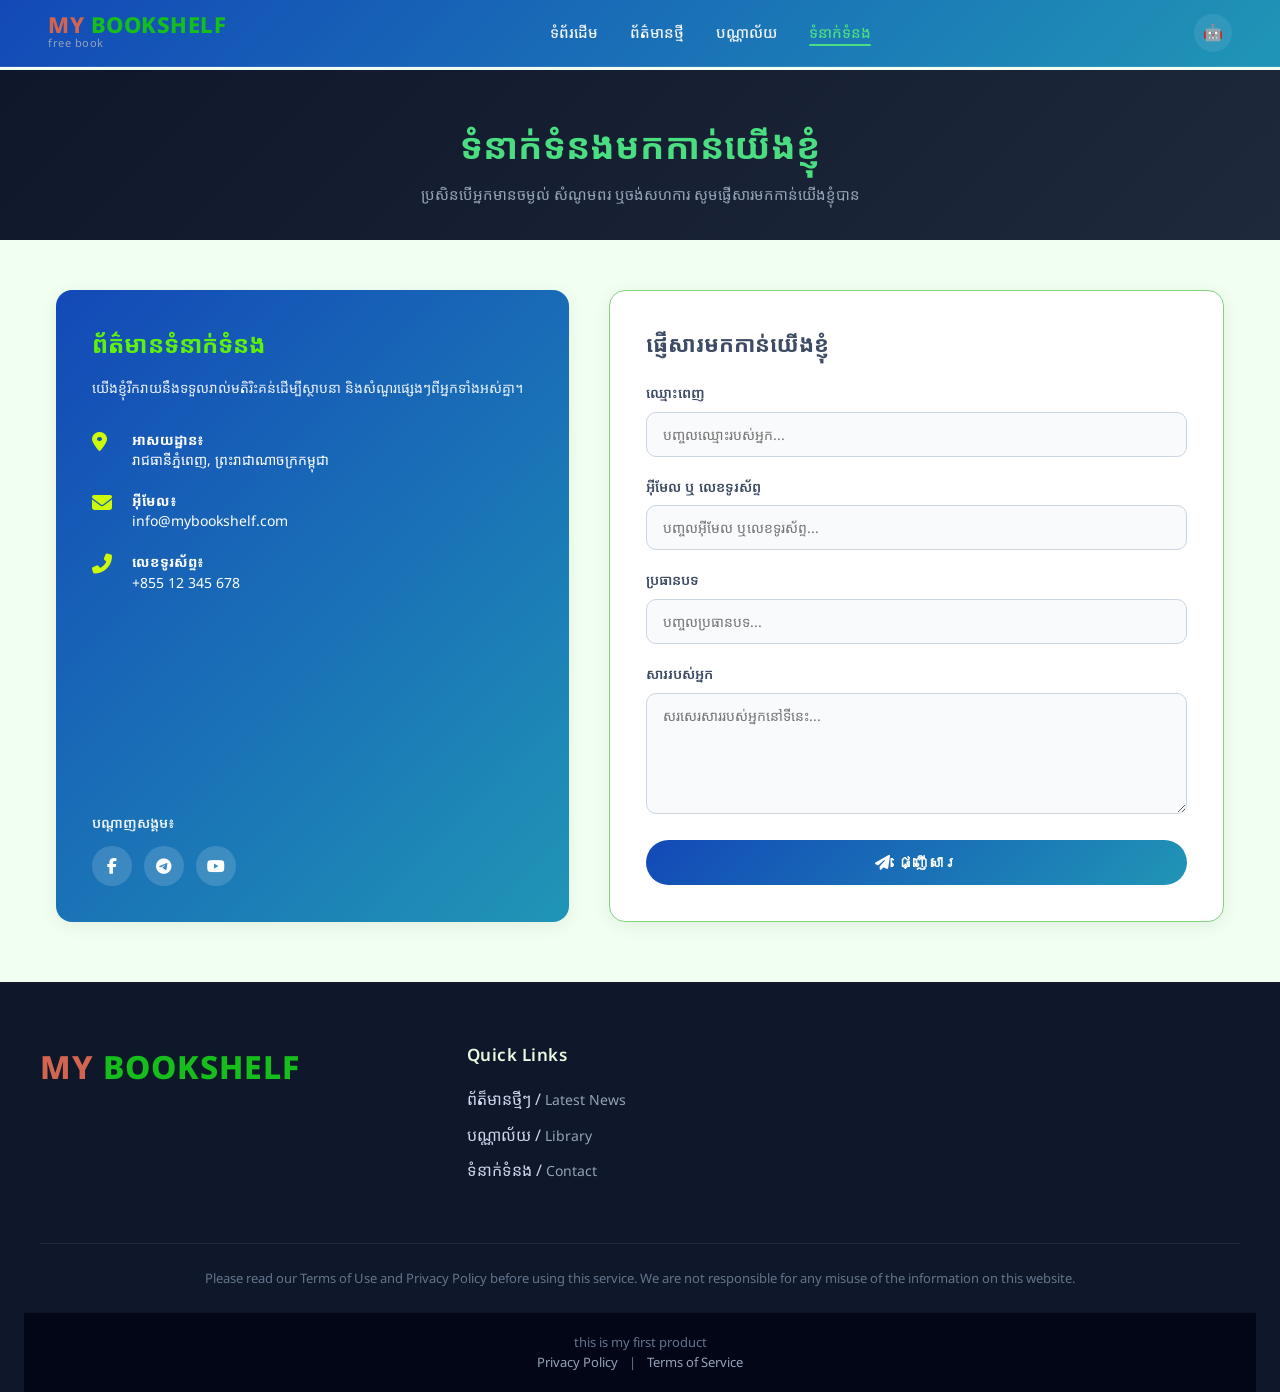
<file: ContactPage/ContactPage.html>
<!DOCTYPE html>
<html lang="km">
<head>
  <meta charset="UTF-8">
  <meta name="viewport" content="width=device-width, initial-scale=1.0">
  <title>ទំនាក់ទំនង - FREE BOOKS</title>
  
  <!-- Google Fonts -->
  <link rel="preconnect" href="https://fonts.googleapis.com">
  <link rel="preconnect" href="https://fonts.gstatic.com" crossorigin>
  <link href="https://fonts.googleapis.com/css2?family=Noto+Sans+Khmer:wght@300;400;500;600;700&display=swap" rel="stylesheet">
  
  <!-- Font Awesome -->
  <link rel="stylesheet" href="https://cdnjs.cloudflare.com/ajax/libs/font-awesome/6.5.1/css/all.min.css">
    <link rel="stylesheet" href="ContactStyle.css">
</head>
<body>

  <!-- ==================== HEADER ==================== -->
  <header>
    <a href="/HomePage/index.html" class="logo">
      <div>
        <div class="logo-text">
          <span class="live">MY</span> <span class="teaching">BOOKSHELF</span>
        </div>
        <div class="logo-khmer">free book</div>
      </div>
    </a>

    <nav>
      <ul id="navMenu">
        <li><a href="/HomePage/index.html">ទំព័រដើម</a></li>
        <li><a href="/NewsPage/NewsPage.html">ព័ត៌មានថ្មី</a></li>
        <li><a href="/LibraryPage/Library.html">បណ្ណាល័យ</a></li>
        <li><a href="/ContactPage/ContactPage.html" class="active">ទំនាក់ទំនង</a></li>
      </ul>
    </nav>

    <div class="nav-icons">
      <a target="_blank" title="ជំនួយការ" href="/AI CHAT/public/index.html"><i class="as"></i>🤖</a>
      <button class="menu-toggle" id="menuToggle">
        <i class="fas fa-bars"></i>
      </button>
    </div>
  </header>

  <!-- ==================== BANNER ==================== -->
  <section class="page-banner">
    <h1>ទំនាក់ទំនងមកកាន់យើងខ្ញុំ</h1>
    <p>ប្រសិនបើអ្នកមានចម្ងល់ សំណូមពរ ឬចង់សហការ សូមផ្ញើសារមកកាន់យើងខ្ញុំបាន</p>
  </section>

  <!-- ==================== MAIN CONTENT ==================== -->
  <main class="section">
    <div class="contact-container">

      <!-- Left: Contact Information -->
      <div class="contact-info-card">
        <div>
          <h2>ព័ត៌មានទំនាក់ទំនង</h2>
          <p>យើងខ្ញុំរីករាយនឹងទទួលរាល់មតិរិះគន់ដើម្បីស្ថាបនា និងសំណួរផ្សេងៗពីអ្នកទាំងអស់គ្នា។</p>

          <div class="info-list">
            <div class="info-item">
              <i class="fas fa-map-marker-alt"></i>
              <div>
                <strong>អាសយដ្ឋាន៖</strong><br>
                រាជធានីភ្នំពេញ, ព្រះរាជាណាចក្រកម្ពុជា
              </div>
            </div>

            <div class="info-item">
              <i class="fas fa-envelope"></i>
              <div>
                <strong>អ៊ីមែល៖</strong><br>
                info@mybookshelf.com
              </div>
            </div>

            <div class="info-item">
              <i class="fas fa-phone-alt"></i>
              <div>
                <strong>លេខទូរស័ព្ទ៖</strong><br>
                +855 12 345 678
              </div>
            </div>
          </div>
        </div>

        <div>
          <p style="margin-bottom: 12px; font-weight: 600;">បណ្តាញសង្គម៖</p>
          <div class="social-links">
            <a href="#" title="Facebook"><i class="fab fa-facebook-f"></i></a>
            <a href="#" title="Telegram"><i class="fab fa-telegram-plane"></i></a>
            <a href="#" title="YouTube"><i class="fab fa-youtube"></i></a>
          </div>
        </div>
      </div>

      <!-- Right: Contact Form -->
      <div class="contact-form-card">
        <h2>ផ្ញើសារមកកាន់យើងខ្ញុំ</h2>
        <form id="contactForm">
          <div class="form-group">
            <label for="name">ឈ្មោះពេញ</label>
            <input type="text" id="name" placeholder="បញ្ចូលឈ្មោះរបស់អ្នក..." required>
          </div>

          <div class="form-group">
            <label for="email">អ៊ីមែល ឬ លេខទូរស័ព្ទ</label>
            <input type="text" id="email" placeholder="បញ្ចូលអ៊ីមែល ឬលេខទូរស័ព្ទ..." required>
          </div>

          <div class="form-group">
            <label for="subject">ប្រធានបទ</label>
            <input type="text" id="subject" placeholder="បញ្ចូលប្រធានបទ..." required>
          </div>

          <div class="form-group">
            <label for="message">សាររបស់អ្នក</label>
            <textarea id="message" rows="5" placeholder="សរសេរសាររបស់អ្នកនៅទីនេះ..." required></textarea>
          </div>

          <button type="submit" id="submitBtn" class="btn-submit">
            <i class="fas fa-paper-plane"></i> ផ្ញើសារ
          </button>
        </form>
      </div>

    </div>
  </main>

  <!-- ==================== FOOTER ==================== -->
  <footer class="footer">
    <div class="footer-container">
      <!-- Logo Column -->
      <div class="footer-col">
        <div class="footer-logo">
          <span class="live">MY</span> <span class="teaching">BOOKSHELF</span>
        </div>
      </div>

      <!-- Quick Links -->
      <div class="footer-col">
        <h3>Quick Links</h3>
        <ul>
          <li>ព័ត៏មានថ្មីៗ / <a href="/LatestNews/LatestNews.html">Latest News</a></li>
          <li>បណ្ណាល័យ / <a href="/Library/Library.html">Library</a></li>
          <li>ទំនាក់ទំនង / <a href="/Contact/Contact.html">Contact</a></li>
        </ul>
      </div>

      <!-- Contact -->
    </div>

    <!-- Disclaimer -->
    <div class="footer-disclaimer">
      Please read our Terms of Use and Privacy Policy before using this service. 
      We are not responsible for any misuse of the information on this website.
    </div>

    <div class="footer-bottom">
      <p>this is my first product</p>
      <a href="/PrivacyPolicy/PrivacyPolicy.html">Privacy Policy</a> |
      <a href="/TermsOfService/TermsOfService.html">Terms of Service</a>
    </div>
  </footer>

  <script>
    // ===================================================
    // 1. ការកំណត់ទិន្នន័យ (CONFIGURATIONS)
    // ===================================================
    
    // --- TELEGRAM CONFIG ---
    const TELEGRAM_BOT_TOKEN = '8752262781:AAF6B2jclt8Eonmn_iET4s33IGl1SQwwZaA'; // ដាក់ Bot Token ទីនេះ
    const TELEGRAM_CHAT_ID = '-5597528002';     // ដាក់ Chat ID ទីនេះ

    // --- EMAILJS CONFIG ---
    const EMAILJS_PUBLIC_KEY = 'YOUR_EMAILJS_PUBLIC_KEY'; // ដាក់ Public Key
    const EMAILJS_SERVICE_ID = 'YOUR_SERVICE_ID';         // ដាក់ Service ID
    const EMAILJS_TEMPLATE_ID = 'YOUR_TEMPLATE_ID';       // ដាក់ Template ID

    // Initialize EmailJS
    (function() {
      if(EMAILJS_PUBLIC_KEY !== 'YOUR_EMAILJS_PUBLIC_KEY') {
        emailjs.init(EMAILJS_PUBLIC_KEY);
      }
    })();

    // ===================================================
    // 2. FUNCTION ផ្ញើសារទៅ TELEGRAM
    // ===================================================
    async function sendToTelegram(name, contact, subject, message) {
      const text = `📩 **សារថ្មីពីវេបសាយ MY BOOKSHELF**\n\n` +
                   `👤 **ឈ្មោះ:** ${name}\n` +
                   `📞 **ទំនាក់ទំនង:** ${contact}\n` +
                   `📌 **ប្រធានបទ:** ${subject}\n` +
                   `💬 **សារ:** ${message}`;

      const url = `https://api.telegram.org/bot${TELEGRAM_BOT_TOKEN}/sendMessage`;
      
      return fetch(url, {
        method: 'POST',
        headers: { 'Content-Type': 'application/json' },
        body: JSON.stringify({
          chat_id: TELEGRAM_CHAT_ID,
          text: text,
          parse_mode: 'Markdown'
        })
      });
    }

    // ===================================================
    // 3. FUNCTION ផ្ញើសារទៅ EMAIL (EmailJS)
    // ===================================================
    async function sendToEmail(name, contact, subject, message) {
      const templateParams = {
        from_name: name,
        from_contact: contact,
        subject: subject,
        message: message
      };

      return emailjs.send(EMAILJS_SERVICE_ID, EMAILJS_TEMPLATE_ID, templateParams);
    }

    // ===================================================
    // 4. EVENT LISTENER ពេល SUBMIT FORM
    // ===================================================
    document.getElementById('contactForm').addEventListener('submit', async function(e) {
      e.preventDefault();

      const btn = document.getElementById('submitBtn');
      const name = document.getElementById('name').value;
      const email = document.getElementById('email').value;
      const subject = document.getElementById('subject').value;
      const message = document.getElementById('message').value;

      // ប្តូរអក្សរលើ Button ពេលកំពុងផ្ញើ
      btn.disabled = true;
      btn.innerHTML = '<i class="fas fa-spinner fa-spin"></i> កំពុងផ្ញើ...';

      try {
        // ផ្ញើទៅ Telegram និង Email ក្នុងពេលតែមួយ
        const telegramPromise = sendToTelegram(name, email, subject, message);
        const emailPromise = (EMAILJS_PUBLIC_KEY !== 'YOUR_EMAILJS_PUBLIC_KEY') 
                             ? sendToEmail(name, email, subject, message) 
                             : Promise.resolve();

        await Promise.all([telegramPromise, emailPromise]);

        alert('សាររបស់អ្នកត្រូវបានផ្ញើទៅកាន់ Telegram និង Email រួចរាល់ហើយ!');
        this.reset();
      } catch (error) {
        console.error('Error:', error);
        alert('មានបញ្ហាក្នុងការផ្ញើសារ! សូមពិនិត្យមើលការកំណត់ Bot Token ឬ EmailJS រួចព្យាយាមម្តងទៀត។');
      } finally {
        btn.disabled = false;
        btn.innerHTML = '<i class="fas fa-paper-plane"></i> ផ្ញើសារ';
      }
    });
  </script>  
</body>
</html>
</file>
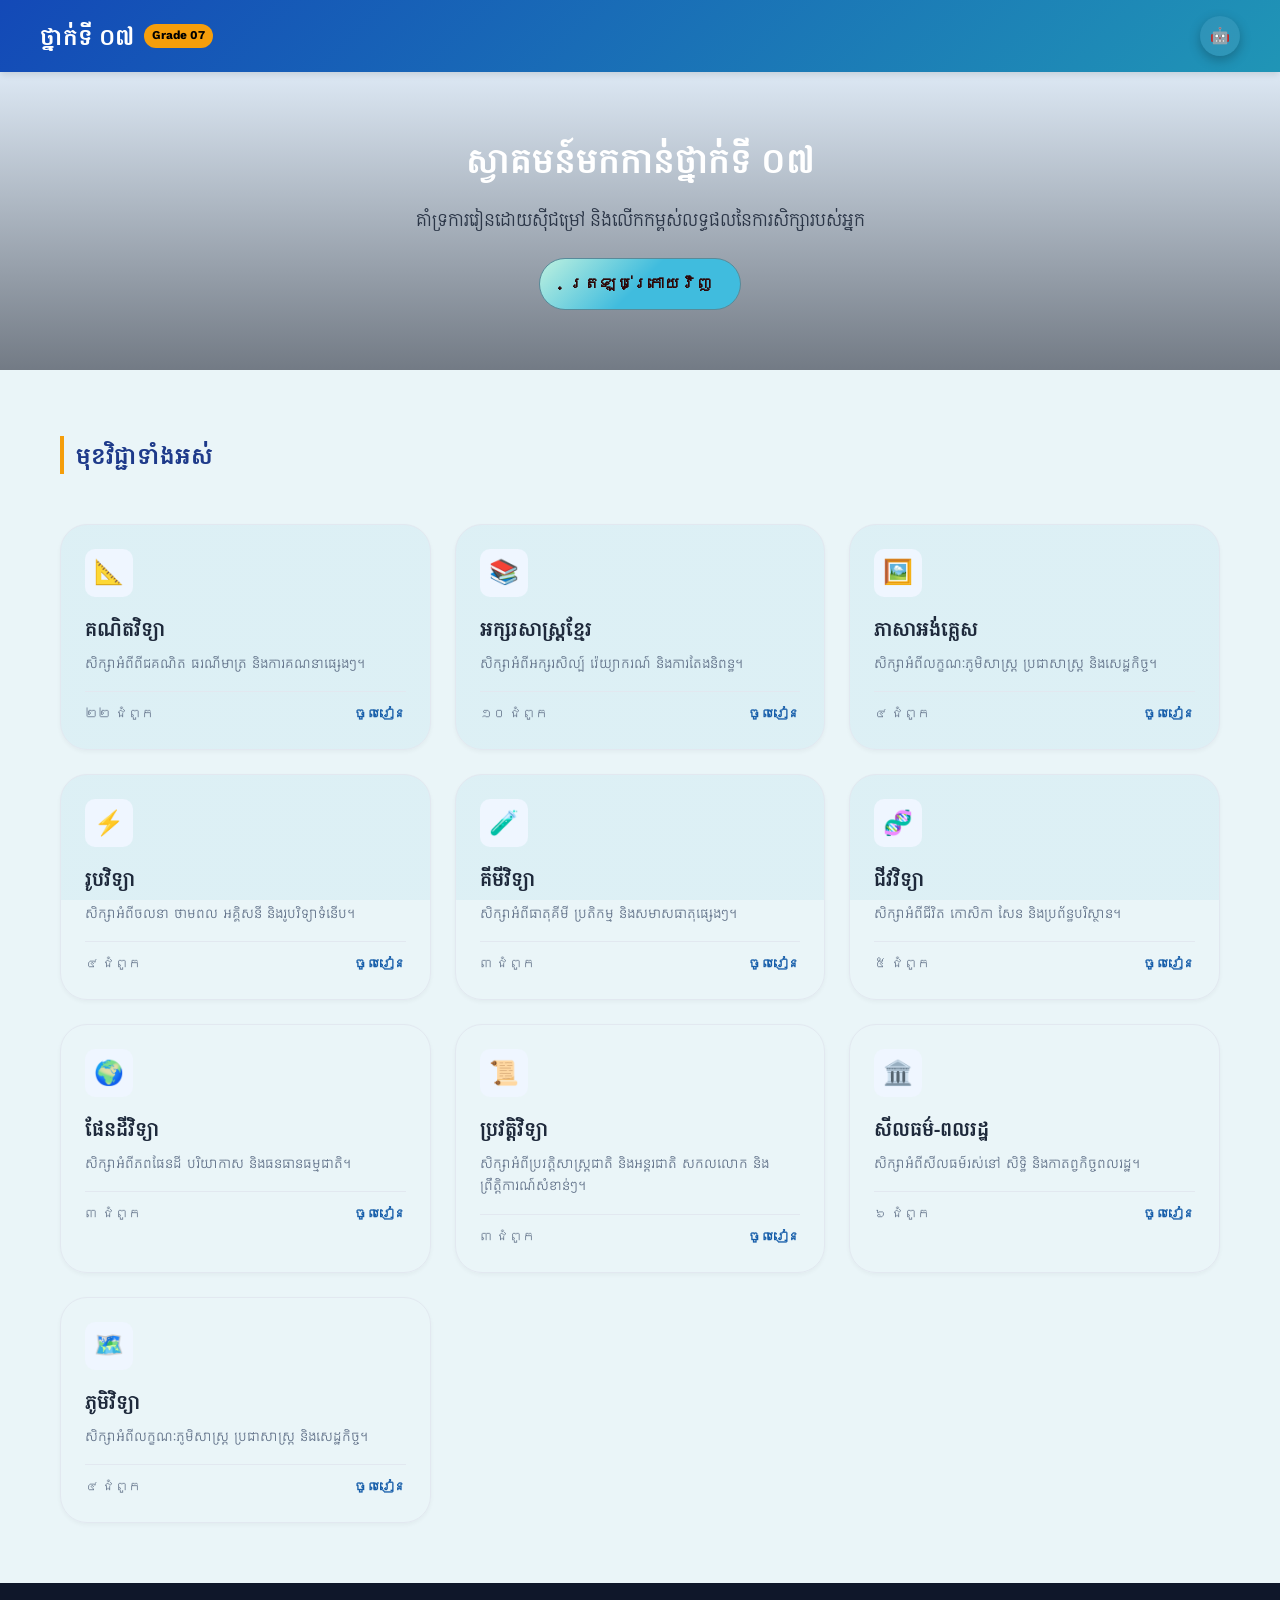
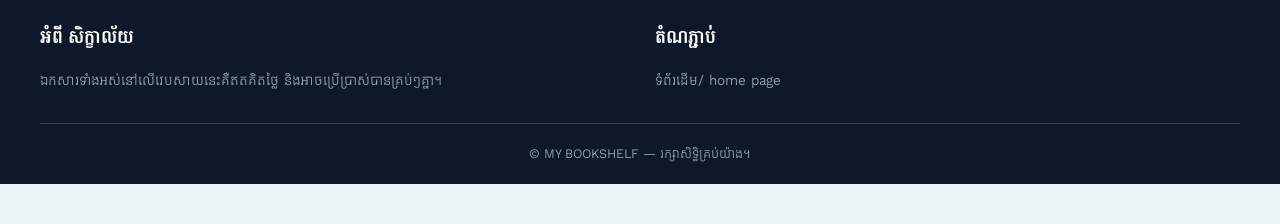
<file: GradeList/grade7.html>
<!DOCTYPE html>
<html lang="km">
<head>
<meta charset="UTF-8">
<meta name="viewport" content="width=device-width, initial-scale=1.0">
<title>Sekhalay - សិក្ខាល័យ</title>
<!-- ទាញយក Google Fonts សម្រាប់ភាសាខ្មែរ -->
<link rel="preconnect" href="https://fonts.googleapis.com">
<link rel="preconnect" href="https://fonts.gstatic.com" crossorigin>
<link href="https://fonts.googleapis.com/css2?family=Kantumruy+Pro:ital,wght@0,300..700;1,300..700&family=Koh+Santepheap:wght@400;700&display=swap" rel="stylesheet">

<style>
  :root {
    --primary: #1e3a8a;
    --primary-light: #2563eb;
    --accent: #f59e0b;
    --bg-main: #f8fafc;
    --card-bg: #ffffff;
    --text-main: #1e293b;
    --text-muted: #64748b;
    --border: #e2e8f0;
  }

  * {
    box-sizing: border-box;
    margin: 0;
    padding: 0;
  }

  body {
    /* ប្រើ Font Kantumruy Pro សម្រាប់អត្ថបទសទូទៅ */
    font-family: 'Noto Sans Khmer', -apple-system, BlinkMacSystemFont, sans-serif;
    background-color:#c1e2ec54;
    color: var(--text-main);
    line-height: 1.6;
    padding-bottom: 40px;
  }

  /* Header Navbar */
  header {
    background:  linear-gradient(135deg, #1349b7 0%, #2095b6 100%);
    color: white;
    padding: 16px 24px;
    box-shadow: 0 4px 6px -1px rgba(0,0,0,0.1);
    position: sticky;
    top: 0;
    z-index: 100;
  }

  .nav-container {
    max-width: 1200px;
    margin: 0 auto;
    display: flex;
    justify-content: space-between;
    align-items: center;
  }

  .logo {
    /* ប្រើ Font Koh Santepheap សម្រាប់ Logo & Headings */
    font-family: 'Koh Santepheap', serif;
    font-size: 24px;
    font-weight: 700;
    color: #ffffff;
    text-decoration: none;
    display: flex;
    align-items: center;
    gap: 10px;
  }

  .logo span {
    background: var(--accent);
    color: #000;
    font-size: 12px;
    padding: 2px 8px;
    border-radius: 12px;
    font-family: 'Kantumruy Pro', sans-serif;
  }

  .nav-links {
    display: flex;
    gap: 20px;
    list-style: none;
  }

  .nav-links a {
    color: #e2e8f0;
    text-decoration: none;
    font-weight: 500;
    transition: color 0.2s;
  }

  .nav-links a:hover {
    color: #ffffff;
  }

  /* Hero Banner */
  .hero {
    background: linear-gradient(180deg, rgba(201, 213, 238, 0.405) 0%, rgba(40, 46, 61, 0.617) 100%);
    text-align: center;
    padding: 60px 20px;
    margin-bottom: 40px;
  }

  .hero h1 {
    font-family: 'Koh Santepheap', serif;
    color: #ffffff;
    font-size: 36px;
    margin-bottom: 16px;
    font-weight: 700;
  }

  .hero p {
    font-family: 'Koh Santepheap', serif;
    font-size: 18px;
    max-width: 600px;
    margin: 0 auto 24px auto;
    opacity: 0.9;
  }

  .btn-primary {
    background:linear-gradient(135deg, #b9efdf 2%, #40bcde 50%);
    color: #2d0707;
    padding: 12px 28px;
    border: 1px solid #578b9a;
    border-radius: 27px;
    font-weight: 600;
    text-decoration: none;
    display: inline-block;
    transition: transform 0.2s, background-color 0.2s;
  }

  .btn-primary:hover {
    background: #ea580c;
    color: #ffffff;
    border-color: #ea580c;
    border: 1px solid #ffedd5;
    box-shadow: 0 4px 12px rgba(234, 88, 12, 0.25);
    transform: translateY(-2px);
  }

  /* Container */
  .container {
    max-width: 1200px;
    margin: 0 auto;
    padding: 0 20px;
  }

  .section-title {
    font-family: 'Koh Santepheap', serif;
    font-size: 24px;
    color: var(--primary);
    margin-bottom: 24px;
    border-left: 4px solid var(--accent);
    padding-left: 12px;
  }

  /* Cards Grid */
  .subject-grid {
    display: grid;
    grid-template-columns: repeat(auto-fill, minmax(280px, 1fr));
    gap: 24px;
    margin-bottom: 50px;
  }

  .card {
    background: var(--card-bg);
    border: 1px solid var(--border);
    border-radius: 27px;
    padding: 24px;
    box-shadow: 0 2px 4px rgba(0,0,0,0.04);
    transition: transform 0.2s, box-shadow 0.2s;
    background: fixed linear-gradient(135deg, #b9efdf51 5%, #a5d9e831 2%);
  }

  .card:hover {
    transform: translateY(-4px);
    box-shadow: 0 10px 15px -3px rgba(0,0,0,0.1);
    border-color: #ea580c;
    
  }

  .card-icon {
    width: 48px;
    height: 48px;
    background: #eff6ff;
    color: var(--primary-light);
    border-radius: 10px;
    display: flex;
    align-items: center;
    justify-content: center;
    font-size: 24px;
    margin-bottom: 16px;
  }

  .card h3 {
    font-family: 'Koh Santepheap', serif;
    font-size: 20px;
    margin-bottom: 8px;
    color: var(--text-main);
  }

  .card p {
    font-family: 'Kantumruy Pro', sans-serif;
    color: var(--text-muted);
    font-size: 14px;
    margin-bottom: 16px;
  }

  .card-meta {
    display: flex;
    justify-content: space-between;
    align-items: center;
    font-size: 13px;
    color: var(--text-muted);
    border-top: 1px solid var(--border);
    padding-top: 12px;
  }

  .card-link {
    color: #175eaa;
    text-decoration: none;
    font-weight: 600;
    gap: 8px;
  }


  

  /* Footer */
  footer {
    font-family: 'Kantumruy Pro', sans-serif;
    background: #0f172a;
    color: #94a3b8;
    padding: 40px 20px 20px 20px;
    margin-top: 60px;
  }

  .footer-container {
    max-width: 1200px;
    margin: 0 auto;
    display: grid;
    grid-template-columns: repeat(auto-fit, minmax(250px, 1fr));
    gap: 30px;
    padding-bottom: 30px;
    border-bottom: 1px solid #334155;
  }

  .footer-col h4 {
    color: white;
    font-family: 'Koh Santepheap', serif;
    font-size: 18px;
    margin-bottom: 16px;
  }

  .footer-col p, .footer-col li {
    font-size: 14px;
    line-height: 1.8;
  }

  .footer-col ul {
    list-style: none;
  }

  .footer-col a {
    color: #94a3b8;
    text-decoration: none;
  }

  .footer-col a:hover {
    color: white;
  }

  .copyright {
    text-align: center;
    padding-top: 20px;
    font-size: 13px;
  }
  .btn-chatbot{
    display: flex;
    align-items: center;
    gap: 16px;
  }
  .btn-chatbot a{
    color: #cbd5e1;
    font-size: 16px;
    width: 40px;
    height: 40px;
    border-radius: 50%;
    background: rgba(225, 204, 204, 0.08);
    display: flex;
    align-items: center;
    justify-content: center;
    transition: all 0.3s cubic-bezier(0.4, 0, 0.2, 1);
    text-decoration: none;
    box-shadow: 0 4px 12px rgba(7, 4, 3, 0.25);
  }
  .btn-chatbot a:hover{
    color: #ffffff;
    background: #16a34a;
    transform: translateY(3px) translateX(-3px);
    font-size: 18px;
    width: 42px;
    height: 42px;
    box-shadow: 0 4px 12px rgba(83, 213, 185, 0.25);
  }
</style>
</head>
<body>

  <!-- Header -->
  <header>
    <div class="nav-container">
      <a href="#" class="logo">
        ថ្នាក់ទី ០៧ <span>Grade 07</span>
      </a>
      <div class="btn-chatbot">
        <a target="_blank" title="ជំនួយការ" href="">🤖</a>
      </div>
    </div>
  </header>

  <!-- Hero Section -->
  <section class="hero">
    <h1>ស្វាគមន៍មកកាន់ថ្នាក់ទី ០៧  </h1>
    <p>គាំទ្រការរៀនដោយស៊ីជម្រៅ និងលើកកម្ពស់លទ្ធផលនៃការសិក្សារបស់អ្នក</p>
    <a href="#subjects" class="btn-primary"> ត្រឡប់ក្រោយវិញ</a>
  </section><br>

  <!-- Main Content -->
  <main class="container" id="subjects">
    <h2 class="section-title">មុខវិជ្ជាទាំងអស់</h2><br>

    <div class="subject-grid">
      <div class="card">
        <div class="card-icon">📐</div>
        <h3>គណិតវិទ្យា</h3>
        <p>សិក្សាអំពីពីជគណិត ធរណីមាត្រ និងការគណនាផ្សេងៗ។</p>
        <div class="card-meta">
          <span>២២ ជំពូក</span>
          <a href="/subject/69" class="card-link">ចូលរៀន</a>
        </div>
      </div>

      <div class="card">
        <div class="card-icon">📚</div>
        <h3>អក្សរសាស្រ្តខ្មែរ</h3>
        <p>សិក្សាអំពីអក្សរសិល្ប៍ វ៉េយ្យាករណ៍ និងការតែងនិពន្ធ។</p>
        <div class="card-meta">
          <span>១០ ជំពូក</span>
          <a href="/subject/68" class="card-link">ចូលរៀន</a>
        </div>
      </div>

      <div class="card">
        <div class="card-icon">🖼️</div>
        <h3>ភាសាអង់គ្លេស</h3>
        <p>សិក្សាអំពីលក្ខណៈភូមិសាស្ត្រ ប្រជាសាស្ត្រ និងសេដ្ឋកិច្ច។</p>
        <div class="card-meta">
          <span>៤ ជំពូក</span>
          <a href="/subject/72" class="card-link">ចូលរៀន</a>
        </div>
      </div>

      <div class="card">
        <div class="card-icon">⚡</div>
        <h3>រូបវិទ្យា</h3>
        <p>សិក្សាអំពីចលនា ថាមពល អគ្គិសនី និងរូបវិទ្យាទំនើប។</p>
        <div class="card-meta">
          <span>៤ ជំពូក</span>
          <a href="/subject/65" class="card-link">ចូលរៀន</a>
        </div>
      </div>

      <div class="card">
        <div class="card-icon">🧪</div>
        <h3>គីមីវិទ្យា</h3>
        <p>សិក្សាអំពីធាតុគីមី ប្រតិកម្ម និងសមាសធាតុផ្សេងៗ។</p>
        <div class="card-meta">
          <span>៣ ជំពូក</span>
          <a href="/subject/67" class="card-link">ចូលរៀន</a>
        </div>
      </div>

      <div class="card">
        <div class="card-icon">🧬</div>
        <h3>ជីវវិទ្យា</h3>
        <p>សិក្សាអំពីជីវិត កោសិកា សែន និងប្រព័ន្ធបរិស្ថាន។</p>
        <div class="card-meta">
          <span>៥ ជំពូក</span>
          <a href="/subject/66" class="card-link">ចូលរៀន</a>
        </div>
      </div>

      <div class="card">
        <div class="card-icon">🌍</div>
        <h3>ផែនដីវិទ្យា</h3>
        <p>សិក្សាអំពីភពផែនដី បរិយាកាស និងធនធានធម្មជាតិ។</p>
        <div class="card-meta">
          <span>៣ ជំពូក</span>
          <a href="/subject/71" class="card-link">ចូលរៀន</a>
        </div>
      </div>

      <div class="card">
        <div class="card-icon">📜</div>
        <h3>ប្រវត្តិវិទ្យា</h3>
        <p>សិក្សាអំពីប្រវត្តិសាស្ត្រជាតិ និងអន្តរជាតិ សកលលោក និងព្រឹត្តិការណ៍សំខាន់ៗ។</p>
        <div class="card-meta">
          <span>៣ ជំពូក</span>
          <a href="/subject/64" class="card-link">ចូលរៀន</a>
        </div>
      </div>
      
      <div class="card">
        <div class="card-icon">🏛️</div>
        <h3>សីលធម៌-ពលរដ្ឋ</h3>
        <p>សិក្សាអំពីសីលធម៌រស់នៅ សិទ្ធិ និងកាតព្វកិច្ចពលរដ្ឋ។</p>
        <div class="card-meta">
          <span>៦ ជំពូក</span>
          <a href="/subject/70" class="card-link">ចូលរៀន</a>
        </div>
      </div>

      <div class="card">
        <div class="card-icon">🗺️</div>
        <h3>ភូមិវិទ្យា</h3>
        <p>សិក្សាអំពីលក្ខណៈភូមិសាស្ត្រ ប្រជាសាស្ត្រ និងសេដ្ឋកិច្ច។</p>
        <div class="card-meta">
          <span>៤ ជំពូក</span>
          <a href="/subject/72" class="card-link">ចូលរៀន</a>
        </div>
      </div>
    </div>
  </main>

  <!-- Footer -->
  <footer>
    <div class="footer-container">
      <div class="footer-col">
        <h4>អំពី សិក្ខាល័យ</h4>
        <p>ឯកសារទាំងអស់នៅលើវេបសាយនេះគឺឥតគិតថ្លៃ និងអាចប្រើប្រាស់បានគ្រប់ៗគ្នា។</p>
      </div>
      <div class="footer-col">
        <h4>តំណភ្ជាប់</h4>
        <ul>
          <li><p>ទំព័រដើម/<a href="#"> home page</a></p></li>
        </ul>
      </div>
    </div>
    <div class="copyright">
      &copy; MY BOOKSHELF — រក្សាសិទ្ធិគ្រប់យ៉ាង។
    </div>
  </footer>

</body>
</html>
</file>
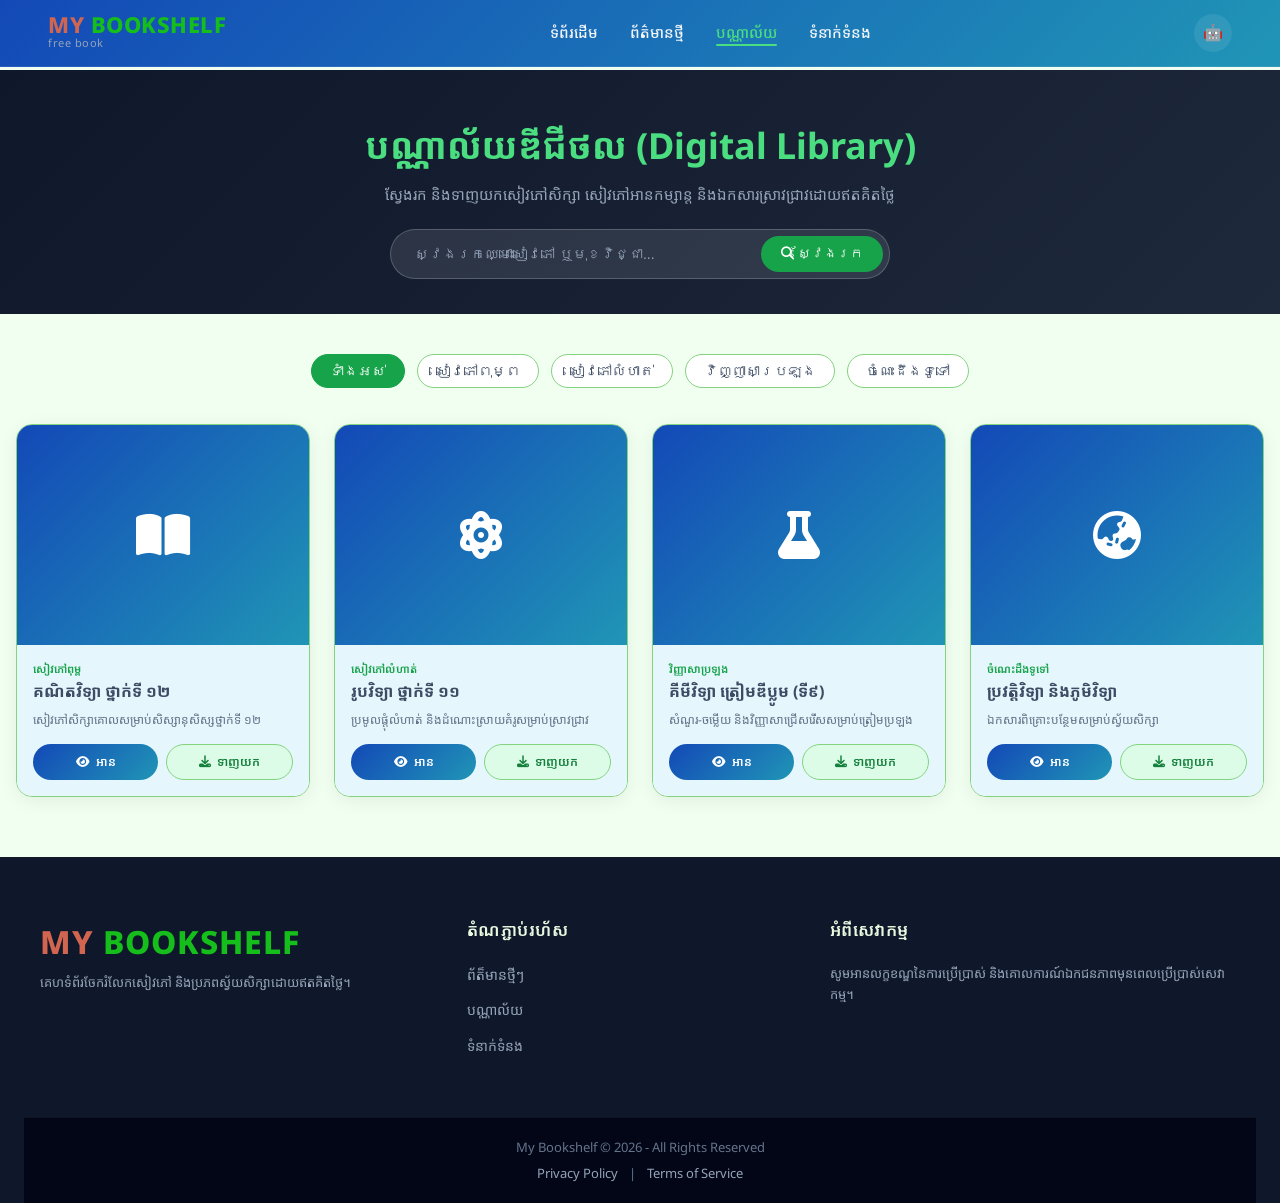
<file: LibraryPage/Library.html>
<!DOCTYPE html>
<html lang="km">
<head>
  <meta charset="UTF-8">
  <meta name="viewport" content="width=device-width, initial-scale=1.0">
  <title>បណ្ណាល័យ - FREE BOOKS</title>
  
  <!-- Google Fonts -->
  <link rel="preconnect" href="https://fonts.googleapis.com">
  <link rel="preconnect" href="https://fonts.gstatic.com" crossorigin>
  <link href="https://fonts.googleapis.com/css2?family=Noto+Sans+Khmer:wght@300;400;500;600;700&display=swap" rel="stylesheet">
  
  <!-- Font Awesome -->
  <link rel="stylesheet" href="https://cdnjs.cloudflare.com/ajax/libs/font-awesome/6.5.1/css/all.min.css">
    <link rel="stylesheet" href="LibraryStyle.css">
</head>
<body>

  <!-- ==================== HEADER ==================== -->
  <header>
    <a href="/HomePage/index.html" class="logo">
      <div>
        <div class="logo-text">
          <span class="live">MY</span> <span class="teaching">BOOKSHELF</span>
        </div>
        <div class="logo-khmer">free book</div>
      </div>
    </a>

    <nav>
      <ul id="navMenu">
        <li><a href="/HomePage/index.html">ទំព័រដើម</a></li>
        <li><a href="/NewsPage/NewsPage.html">ព័ត៌មានថ្មី</a></li>
        <li><a href="/LibraryPage/Library.html" class="active">បណ្ណាល័យ</a></li>
        <li><a href="/ContactPage/ContactPage.html">ទំនាក់ទំនង</a></li>
      </ul>
    </nav>

    <div class="nav-icons">
      <a target="_blank" title="ជំនួយការ" href="/AI CHAT/public/index.html"><i class="as"></i>🤖</a>
      <button class="menu-toggle" id="menuToggle">
        <i class="fas fa-bars"></i>
      </button>
    </div>
  </header>

  <!-- ==================== BANNER ==================== -->
  <section class="page-banner">
    <h1>បណ្ណាល័យឌីជីថល (Digital Library)</h1>
    <p>ស្វែងរក និងទាញយកសៀវភៅសិក្សា សៀវភៅអានកម្សាន្ត និងឯកសារស្រាវជ្រាវដោយឥតគិតថ្លៃ</p>
    
    <div class="search-box">
      <input type="text" placeholder="ស្វែងរកឈ្មោះសៀវភៅ ឬមុខវិជ្ជា...">
      <button><i class="fas fa-search"></i> ស្វែងរក</button>
    </div>
  </section>

  <!-- ==================== MAIN CONTENT ==================== -->
  <main class="section">

    <!-- Filter Buttons -->
    <div class="filter-container">
      <button class="filter-btn active">ទាំងអស់</button>
      <button class="filter-btn">សៀវភៅពុម្ព</button>
      <button class="filter-btn">សៀវភៅលំហាត់</button>
      <button class="filter-btn">វិញ្ញាសាប្រឡង</button>
      <button class="filter-btn">ចំណេះដឹងទូទៅ</button>
    </div>

    <!-- Books Grid -->
    <div class="books-grid">

      <!-- Book 1 -->
      <div class="book-card">
        <div class="book-cover">
          <i class="fas fa-book-open"></i>
        </div>
        <div class="book-details">
          <div>
            <div class="book-tag">សៀវភៅពុម្ព</div>
            <h3 class="book-title">គណិតវិទ្យា ថ្នាក់ទី ១២</h3>
            <p class="book-desc">សៀវភៅសិក្សាគោលសម្រាប់សិស្សានុសិស្សថ្នាក់ទី ១២</p>
          </div>
          <div class="book-actions">
            <a href="#" class="btn-action btn-read"><i class="fas fa-eye"></i> អាន</a>
            <a href="#" class="btn-action btn-download"><i class="fas fa-download"></i> ទាញយក</a>
          </div>
        </div>
      </div>

      <!-- Book 2 -->
      <div class="book-card">
        <div class="book-cover">
          <i class="fas fa-atom"></i>
        </div>
        <div class="book-details">
          <div>
            <div class="book-tag">សៀវភៅលំហាត់</div>
            <h3 class="book-title">រូបវិទ្យា ថ្នាក់ទី ១១</h3>
            <p class="book-desc">ប្រមូលផ្តុំលំហាត់ និងដំណោះស្រាយគំរូសម្រាប់ស្រាវជ្រាវ</p>
          </div>
          <div class="book-actions">
            <a href="#" class="btn-action btn-read"><i class="fas fa-eye"></i> អាន</a>
            <a href="#" class="btn-action btn-download"><i class="fas fa-download"></i> ទាញយក</a>
          </div>
        </div>
      </div>

      <!-- Book 3 -->
      <div class="book-card">
        <div class="book-cover">
          <i class="fas fa-flask"></i>
        </div>
        <div class="book-details">
          <div>
            <div class="book-tag">វិញ្ញាសាប្រឡង</div>
            <h3 class="book-title">គីមីវិទ្យា ត្រៀមឌីប្លូម (ទី៩)</h3>
            <p class="book-desc">សំណួរ-ចម្លើយ និងវិញ្ញាសាជ្រើសរើសសម្រាប់ត្រៀមប្រឡង</p>
          </div>
          <div class="book-actions">
            <a href="#" class="btn-action btn-read"><i class="fas fa-eye"></i> អាន</a>
            <a href="#" class="btn-action btn-download"><i class="fas fa-download"></i> ទាញយក</a>
          </div>
        </div>
      </div>

      <!-- Book 4 -->
      <div class="book-card">
        <div class="book-cover">
          <i class="fas fa-globe-asia"></i>
        </div>
        <div class="book-details">
          <div>
            <div class="book-tag">ចំណេះដឹងទូទៅ</div>
            <h3 class="book-title">ប្រវត្តិវិទ្យា និងភូមិវិទ្យា</h3>
            <p class="book-desc">ឯកសារពិគ្រោះបន្ថែមសម្រាប់ស្វ័យសិក្សា</p>
          </div>
          <div class="book-actions">
            <a href="#" class="btn-action btn-read"><i class="fas fa-eye"></i> អាន</a>
            <a href="#" class="btn-action btn-download"><i class="fas fa-download"></i> ទាញយក</a>
          </div>
        </div>
      </div>

    </div>
  </main>

  <!-- ==================== FOOTER ==================== -->
  <footer class="footer">
    <div class="footer-container">
      <div class="footer-col">
        <div class="footer-logo">
          <span class="live">MY</span> <span class="teaching">BOOKSHELF</span>
        </div>
        <p style="font-size: 13px; color: #94a3b8; margin-top: 8px;">
          គេហទំព័រចែករំលែកសៀវភៅ និងប្រភពស្វ័យសិក្សាដោយឥតគិតថ្លៃ។
        </p>
      </div>

      <div class="footer-col">
        <h3>តំណភ្ជាប់រហ័ស</h3>
        <ul>
          <li><a href="/NewsPage/NewsPage.html">ព័ត៏មានថ្មីៗ</a></li>
          <li><a href="/LibraryPage/Library.html">បណ្ណាល័យ</a></li>
          <li><a href="/ContactPage/ContactPage.html">ទំនាក់ទំនង</a></li>
        </ul>
      </div>

      <div class="footer-col">
        <h3>អំពីសេវាកម្ម</h3>
        <p style="font-size: 13px; color: #94a3b8; line-height: 1.6;">
          សូមអានលក្ខខណ្ឌនៃការប្រើប្រាស់ និងគោលការណ៍ឯកជនភាពមុនពេលប្រើប្រាស់សេវាកម្ម។
        </p>
      </div>
    </div>

    <div class="footer-bottom">
      <p>My Bookshelf © 2026 - All Rights Reserved</p>
      <div style="margin-top: 6px;">
        <a href="/PrivacyPolicy/PrivacyPolicy.html">Privacy Policy</a> |
        <a href="/TermsOfService/TermsOfService.html">Terms of Service</a>
      </div>
    </div>

  </footer>

  <script>
    // Mobile menu toggle
    const menuToggle = document.getElementById('menuToggle');
    const navMenu = document.getElementById('navMenu');

    menuToggle.addEventListener('click', () => {
      navMenu.classList.toggle('active');
      const icon = menuToggle.querySelector('i');
      icon.classList.toggle('fa-bars');
      icon.classList.toggle('fa-xmark');
    });
  </script>
</body>
</html>
</file>
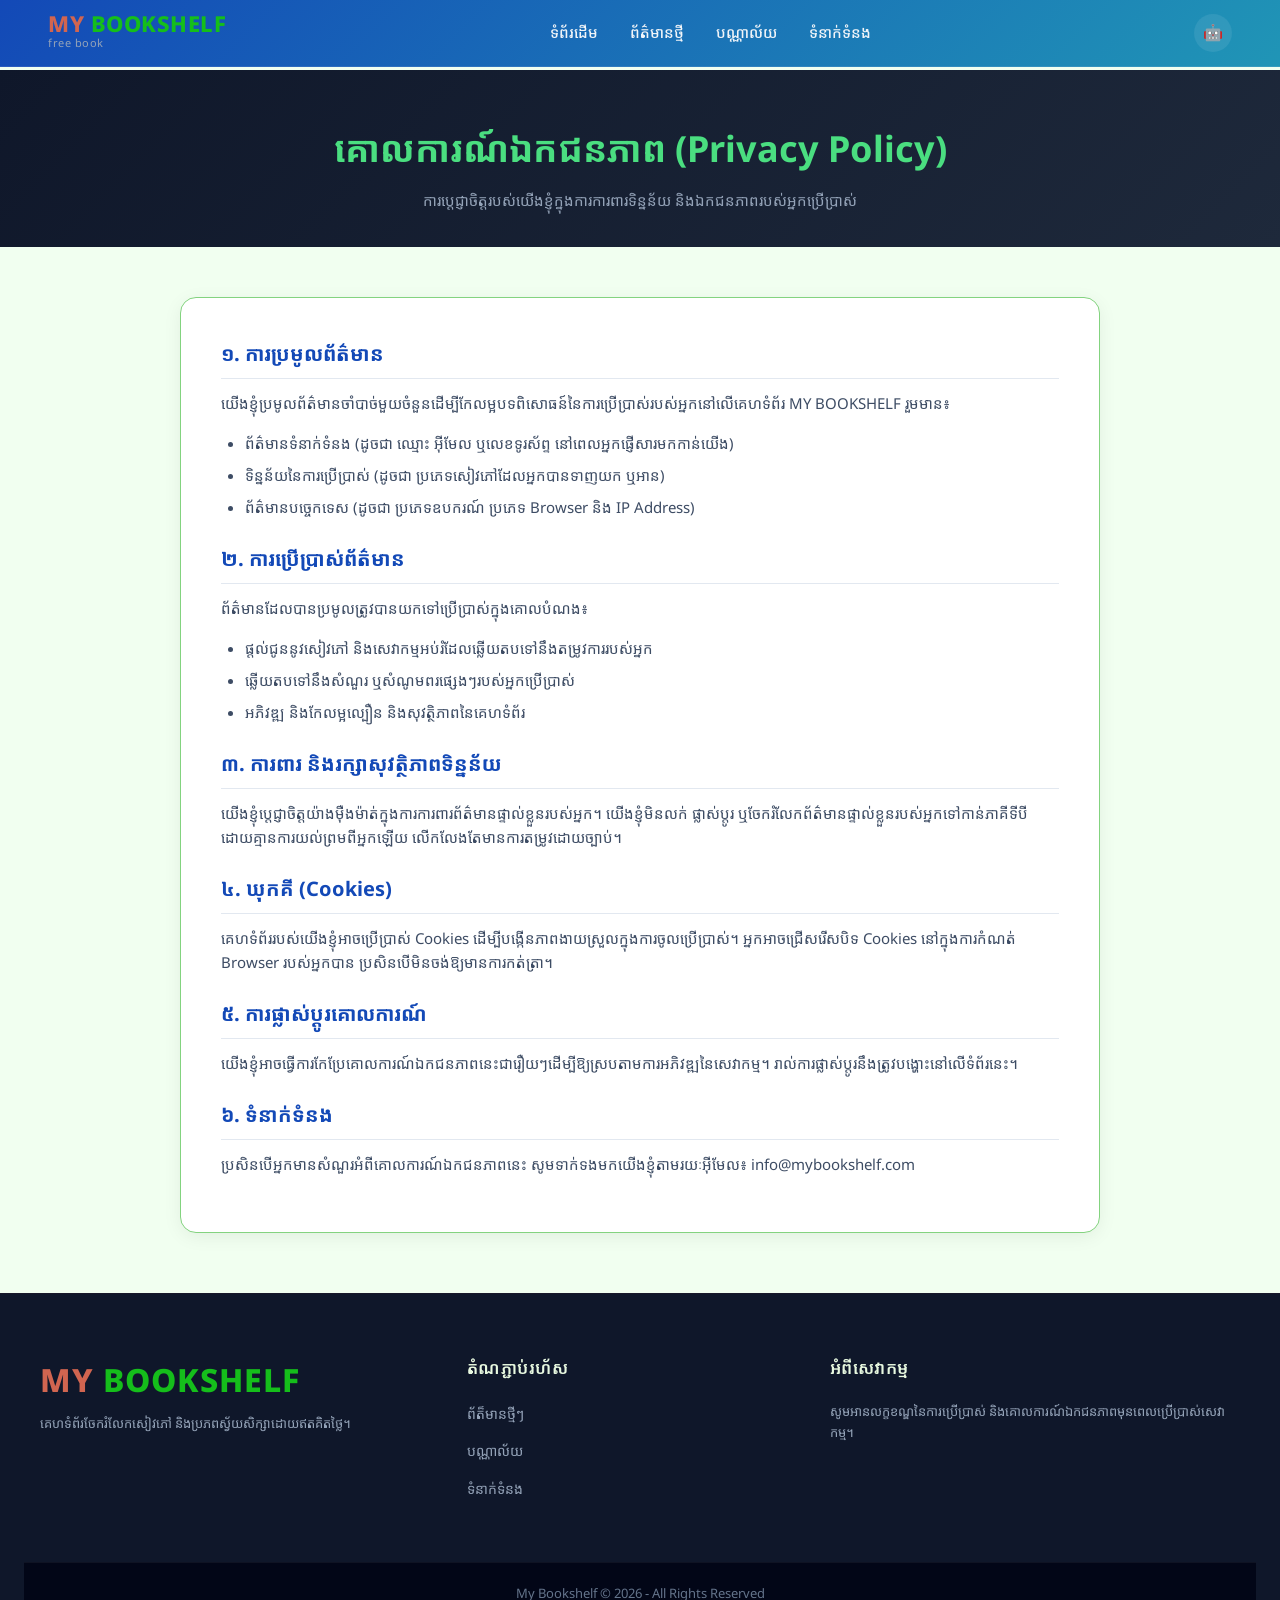
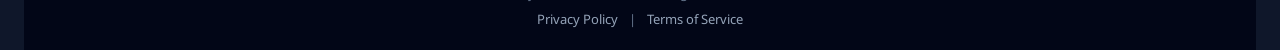
<file: PrivacyPolicy/PrivacyPolicy.html>
<!DOCTYPE html>
<html lang="km">
<head>
  <meta charset="UTF-8">
  <meta name="viewport" content="width=device-width, initial-scale=1.0">
  <title>Privacy Policy - FREE BOOKS</title>
  
  <!-- Google Fonts -->
  <link rel="preconnect" href="https://fonts.googleapis.com">
  <link rel="preconnect" href="https://fonts.gstatic.com" crossorigin>
  <link href="https://fonts.googleapis.com/css2?family=Noto+Sans+Khmer:wght@300;400;500;600;700&display=swap" rel="stylesheet">
  
  <!-- Font Awesome -->
  <link rel="stylesheet" href="https://cdnjs.cloudflare.com/ajax/libs/font-awesome/6.5.1/css/all.min.css">
  <link rel="stylesheet" href="PrivacyPolicyStyle.css">
</head>
<body>

  <!-- ==================== HEADER ==================== -->
  <header>
    <a href="/HomePage/index.html" class="logo">
      <div>
        <div class="logo-text">
          <span class="live">MY</span> <span class="teaching">BOOKSHELF</span>
        </div>
        <div class="logo-khmer">free book</div>
      </div>
    </a>

    <nav>
      <ul id="navMenu">
        <li><a href="/HomePage/index.html">ទំព័រដើម</a></li>
        <li><a href="/HomePage/news.html">ព័ត៌មានថ្មី</a></li>
        <li><a href="/HomePage/library.html">បណ្ណាល័យ</a></li>
        <li><a href="/HomePage/contact.html">ទំនាក់ទំនង</a></li>
      </ul>
    </nav>

    <div class="nav-icons">
      <a target="_blank" title="ជំនួយការ" href="/AI CHAT/public/index.html"><i class="as"></i>🤖</a>
      <button class="menu-toggle" id="menuToggle">
        <i class="fas fa-bars"></i>
      </button>
    </div>
  </header>

  <!-- ==================== BANNER ==================== -->
  <section class="page-banner">
    <h1>គោលការណ៍ឯកជនភាព (Privacy Policy)</h1>
    <p>ការប្តេជ្ញាចិត្តរបស់យើងខ្ញុំក្នុងការការពារទិន្នន័យ និងឯកជនភាពរបស់អ្នកប្រើប្រាស់</p>
  </section>

  <!-- ==================== MAIN CONTENT ==================== -->
  <main class="section">
    <div class="policy-card">
      <h2>១. ការប្រមូលព័ត៌មាន</h2>
      <p>យើងខ្ញុំប្រមូលព័ត៌មានចាំបាច់មួយចំនួនដើម្បីកែលម្អបទពិសោធន៍នៃការប្រើប្រាស់របស់អ្នកនៅលើគេហទំព័រ MY BOOKSHELF រួមមាន៖</p>
      <ul>
        <li>ព័ត៌មានទំនាក់ទំនង (ដូចជា ឈ្មោះ អ៊ីមែល ឬលេខទូរស័ព្ទ នៅពេលអ្នកផ្ញើសារមកកាន់យើង)</li>
        <li>ទិន្នន័យនៃការប្រើប្រាស់ (ដូចជា ប្រភេទសៀវភៅដែលអ្នកបានទាញយក ឬអាន)</li>
        <li>ព័ត៌មានបច្ចេកទេស (ដូចជា ប្រភេទឧបករណ៍ ប្រភេទ Browser និង IP Address)</li>
      </ul>

      <h2>២. ការប្រើប្រាស់ព័ត៌មាន</h2>
      <p>ព័ត៌មានដែលបានប្រមូលត្រូវបានយកទៅប្រើប្រាស់ក្នុងគោលបំណង៖</p>
      <ul>
        <li>ផ្តល់ជូននូវសៀវភៅ និងសេវាកម្មអប់រំដែលឆ្លើយតបទៅនឹងតម្រូវការរបស់អ្នក</li>
        <li>ឆ្លើយតបទៅនឹងសំណួរ ឬសំណូមពរផ្សេងៗរបស់អ្នកប្រើប្រាស់</li>
        <li>អភិវឌ្ឍ និងកែលម្អល្បឿន និងសុវត្ថិភាពនៃគេហទំព័រ</li>
      </ul>

      <h2>៣. ការពារ និងរក្សាសុវត្ថិភាពទិន្នន័យ</h2>
      <p>យើងខ្ញុំប្តេជ្ញាចិត្តយ៉ាងម៉ឺងម៉ាត់ក្នុងការការពារព័ត៌មានផ្ទាល់ខ្លួនរបស់អ្នក។ យើងខ្ញុំមិនលក់ ផ្លាស់ប្តូរ ឬចែករំលែកព័ត៌មានផ្ទាល់ខ្លួនរបស់អ្នកទៅកាន់ភាគីទីបីដោយគ្មានការយល់ព្រមពីអ្នកឡើយ លើកលែងតែមានការតម្រូវដោយច្បាប់។</p>

      <h2>៤. ឃុកគី (Cookies)</h2>
      <p>គេហទំព័ររបស់យើងខ្ញុំអាចប្រើប្រាស់ Cookies ដើម្បីបង្កើនភាពងាយស្រួលក្នុងការចូលប្រើប្រាស់។ អ្នកអាចជ្រើសរើសបិទ Cookies នៅក្នុងការកំណត់ Browser របស់អ្នកបាន ប្រសិនបើមិនចង់ឱ្យមានការកត់ត្រា។</p>

      <h2>៥. ការផ្លាស់ប្តូរគោលការណ៍</h2>
      <p>យើងខ្ញុំអាចធ្វើការកែប្រែគោលការណ៍ឯកជនភាពនេះជារឿយៗដើម្បីឱ្យស្របតាមការអភិវឌ្ឍនៃសេវាកម្ម។ រាល់ការផ្លាស់ប្តូរនឹងត្រូវបង្ហោះនៅលើទំព័រនេះ។</p>

      <h2>៦. ទំនាក់ទំនង</h2>
      <p>ប្រសិនបើអ្នកមានសំណួរអំពីគោលការណ៍ឯកជនភាពនេះ សូមទាក់ទងមកយើងខ្ញុំតាមរយៈអ៊ីមែល៖ info@mybookshelf.com</p>
    </div>
  </main>

  <!-- ==================== FOOTER ==================== -->
  <footer class="footer">
    <div class="footer-container">
      <div class="footer-col">
        <div class="footer-logo">
          <span class="live">MY</span> <span class="teaching">BOOKSHELF</span>
        </div>
        <p style="font-size: 13px; color: #94a3b8; margin-top: 8px;">
          គេហទំព័រចែករំលែកសៀវភៅ និងប្រភពស្វ័យសិក្សាដោយឥតគិតថ្លៃ។
        </p>
      </div>

      <div class="footer-col">
        <h3>តំណភ្ជាប់រហ័ស</h3>
        <ul>
          <li><a href="/NewsPage/NewsPage.html">ព័ត៏មានថ្មីៗ</a></li>
          <li><a href="/LibraryPage/Library.html">បណ្ណាល័យ</a></li>
          <li><a href="/ContactPage/ContactPage.html">ទំនាក់ទំនង</a></li>
        </ul>
      </div>

      <div class="footer-col">
        <h3>អំពីសេវាកម្ម</h3>
        <p style="font-size: 13px; color: #94a3b8; line-height: 1.6;">
          សូមអានលក្ខខណ្ឌនៃការប្រើប្រាស់ និងគោលការណ៍ឯកជនភាពមុនពេលប្រើប្រាស់សេវាកម្ម។
        </p>
      </div>
    </div>

    <div class="footer-bottom">
      <p>My Bookshelf © 2026 - All Rights Reserved</p>
      <div style="margin-top: 6px;">
        <a href="/PrivacyPolicy/PrivacyPolicy.html">Privacy Policy</a> |
        <a href="/TermsOfService/TermsOfService.html">Terms of Service</a>
      </div>
    </div>

  </footer>

  <script>
    // Mobile menu toggle
    const menuToggle = document.getElementById('menuToggle');
    const navMenu = document.getElementById('navMenu');

    menuToggle.addEventListener('click', () => {
      navMenu.classList.toggle('active');
      const icon = menuToggle.querySelector('i');
      icon.classList.toggle('fa-bars');
      icon.classList.toggle('fa-xmark');
    });
  </script>
</body>
</html>
</file>
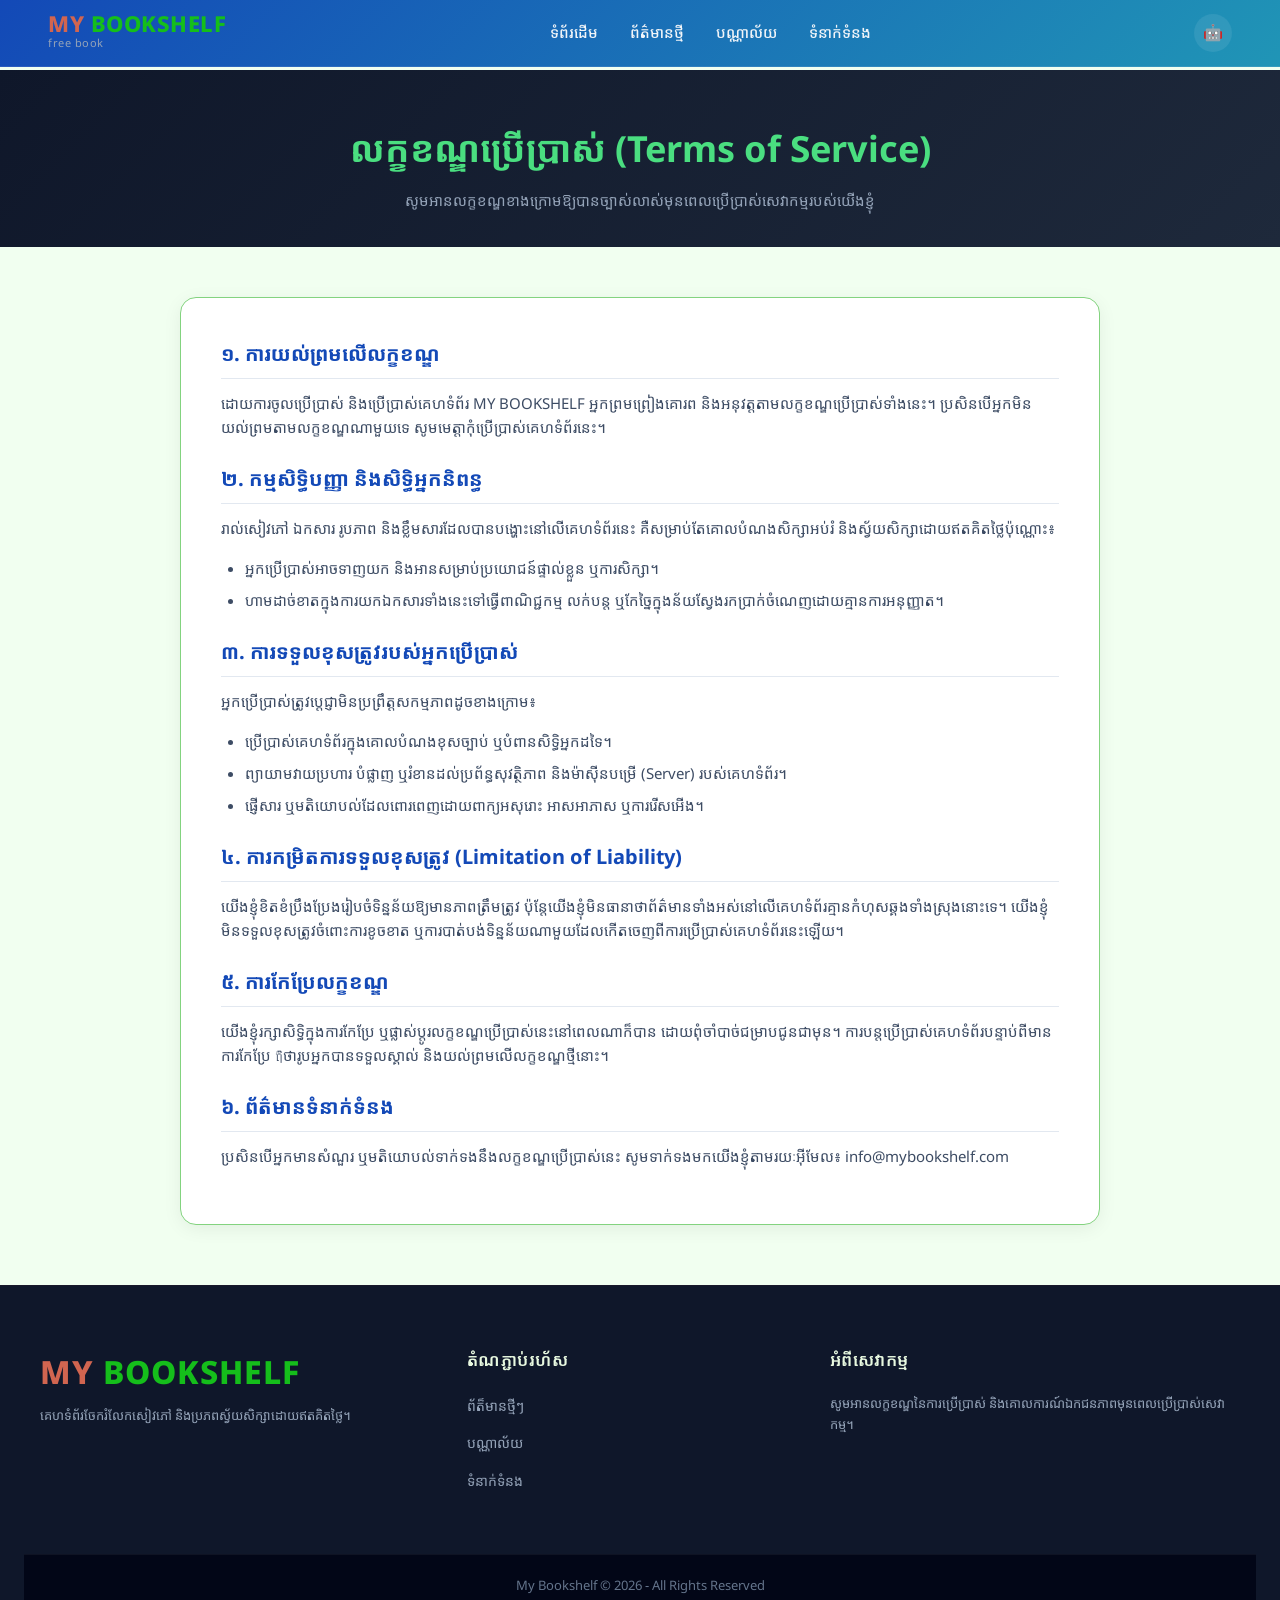
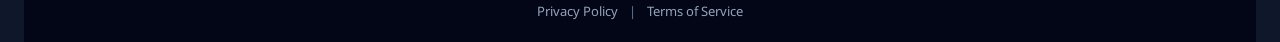
<file: TermsOfService/TermsOfService.html>
<!DOCTYPE html>
<html lang="km">
<head>
  <meta charset="UTF-8">
  <meta name="viewport" content="width=device-width, initial-scale=1.0">
  <title>Terms of Service - FREE BOOKS</title>
  
  <!-- Google Fonts -->
  <link rel="preconnect" href="https://fonts.googleapis.com">
  <link rel="preconnect" href="https://fonts.gstatic.com" crossorigin>
  <link href="https://fonts.googleapis.com/css2?family=Noto+Sans+Khmer:wght@300;400;500;600;700&display=swap" rel="stylesheet">
  
  <!-- Font Awesome -->
  <link rel="stylesheet" href="https://cdnjs.cloudflare.com/ajax/libs/font-awesome/6.5.1/css/all.min.css">
    <link rel="stylesheet" href="TermsOfServiceStyle.css">

</head>
<body>

  <!-- ==================== HEADER ==================== -->
  <header>
    <a href="/HomePage/index.html" class="logo">
      <div>
        <div class="logo-text">
          <span class="live">MY</span> <span class="teaching">BOOKSHELF</span>
        </div>
        <div class="logo-khmer">free book</div>
      </div>
    </a>

    <nav>
      <ul id="navMenu">
        <li><a href="/HomePage/index.html">ទំព័រដើម</a></li>
        <li><a href="/HomePage/news.html">ព័ត៌មានថ្មី</a></li>
        <li><a href="/HomePage/library.html">បណ្ណាល័យ</a></li>
        <li><a href="/HomePage/contact.html">ទំនាក់ទំនង</a></li>
      </ul>
    </nav>

    <div class="nav-icons">
      <a target="_blank" title="ជំនួយការ" href="/AI CHAT/public/index.html"><i class="as"></i>🤖</a>
      <button class="menu-toggle" id="menuToggle">
        <i class="fas fa-bars"></i>
      </button>
    </div>
  </header>

  <!-- ==================== BANNER ==================== -->
  <section class="page-banner">
    <h1>លក្ខខណ្ឌប្រើប្រាស់ (Terms of Service)</h1>
    <p>សូមអានលក្ខខណ្ឌខាងក្រោមឱ្យបានច្បាស់លាស់មុនពេលប្រើប្រាស់សេវាកម្មរបស់យើងខ្ញុំ</p>
  </section>

  <!-- ==================== MAIN CONTENT ==================== -->
  <main class="section">
    <div class="terms-card">
      <h2>១. ការយល់ព្រមលើលក្ខខណ្ឌ</h2>
      <p>ដោយការចូលប្រើប្រាស់ និងប្រើប្រាស់គេហទំព័រ MY BOOKSHELF អ្នកព្រមព្រៀងគោរព និងអនុវត្តតាមលក្ខខណ្ឌប្រើប្រាស់ទាំងនេះ។ ប្រសិនបើអ្នកមិនយល់ព្រមតាមលក្ខខណ្ឌណាមួយទេ សូមមេត្តាកុំប្រើប្រាស់គេហទំព័រនេះ។</p>

      <h2>២. កម្មសិទ្ធិបញ្ញា និងសិទ្ធិអ្នកនិពន្ធ</h2>
      <p>រាល់សៀវភៅ ឯកសារ រូបភាព និងខ្លឹមសារដែលបានបង្ហោះនៅលើគេហទំព័រនេះ គឺសម្រាប់តែគោលបំណងសិក្សាអប់រំ និងស្វ័យសិក្សាដោយឥតគិតថ្លៃប៉ុណ្ណោះ៖</p>
      <ul>
        <li>អ្នកប្រើប្រាស់អាចទាញយក និងអានសម្រាប់ប្រយោជន៍ផ្ទាល់ខ្លួន ឬការសិក្សា។</li>
        <li>ហាមដាច់ខាតក្នុងការយកឯកសារទាំងនេះទៅធ្វើពាណិជ្ជកម្ម លក់បន្ត ឬកែច្នៃក្នុងន័យស្វែងរកប្រាក់ចំណេញដោយគ្មានការអនុញ្ញាត។</li>
      </ul>

      <h2>៣. ការទទួលខុសត្រូវរបស់អ្នកប្រើប្រាស់</h2>
      <p>អ្នកប្រើប្រាស់ត្រូវប្តេជ្ញាមិនប្រព្រឹត្តសកម្មភាពដូចខាងក្រោម៖</p>
      <ul>
        <li>ប្រើប្រាស់គេហទំព័រក្នុងគោលបំណងខុសច្បាប់ ឬបំពានសិទ្ធិអ្នកដទៃ។</li>
        <li>ព្យាយាមវាយប្រហារ បំផ្លាញ ឬរំខានដល់ប្រព័ន្ធសុវត្ថិភាព និងម៉ាស៊ីនបម្រើ (Server) របស់គេហទំព័រ។</li>
        <li>ផ្ញើសារ ឬមតិយោបល់ដែលពោរពេញដោយពាក្យអសុរោះ អាសអាភាស ឬការរើសអើង។</li>
      </ul>

      <h2>៤. ការកម្រិតការទទួលខុសត្រូវ (Limitation of Liability)</h2>
      <p>យើងខ្ញុំខិតខំប្រឹងប្រែងរៀបចំទិន្នន័យឱ្យមានភាពត្រឹមត្រូវ ប៉ុន្តែយើងខ្ញុំមិនធានាថាព័ត៌មានទាំងអស់នៅលើគេហទំព័រគ្មានកំហុសឆ្គងទាំងស្រុងនោះទេ។ យើងខ្ញុំមិនទទួលខុសត្រូវចំពោះការខូចខាត ឬការបាត់បង់ទិន្នន័យណាមួយដែលកើតចេញពីការប្រើប្រាស់គេហទំព័រនេះឡើយ។</p>

      <h2>៥. ការកែប្រែលក្ខខណ្ឌ</h2>
      <p>យើងខ្ញុំរក្សាសិទ្ធិក្នុងការកែប្រែ ឬផ្លាស់ប្តូរលក្ខខណ្ឌប្រើប្រាស់នេះនៅពេលណាក៏បាន ដោយពុំចាំបាច់ជម្រាបជូនជាមុន។ ការបន្តប្រើប្រាស់គេហទំព័របន្ទាប់ពីមានការកែប្រែ ຖືថារូបអ្នកបានទទួលស្គាល់ និងយល់ព្រមលើលក្ខខណ្ឌថ្មីនោះ។</p>

      <h2>៦. ព័ត៌មានទំនាក់ទំនង</h2>
      <p>ប្រសិនបើអ្នកមានសំណួរ ឬមតិយោបល់ទាក់ទងនឹងលក្ខខណ្ឌប្រើប្រាស់នេះ សូមទាក់ទងមកយើងខ្ញុំតាមរយៈអ៊ីមែល៖ info@mybookshelf.com</p>
    </div>
  </main>

  <!-- ==================== FOOTER ==================== -->
  <footer class="footer">
    <div class="footer-container">
      <div class="footer-col">
        <div class="footer-logo">
          <span class="live">MY</span> <span class="teaching">BOOKSHELF</span>
        </div>
        <p style="font-size: 13px; color: #94a3b8; margin-top: 8px;">
          គេហទំព័រចែករំលែកសៀវភៅ និងប្រភពស្វ័យសិក្សាដោយឥតគិតថ្លៃ។
        </p>
      </div>

      <div class="footer-col">
        <h3>តំណភ្ជាប់រហ័ស</h3>
        <ul>
          <li><a href="/NewsPage/NewsPage.html">ព័ត៏មានថ្មីៗ</a></li>
          <li><a href="/LibraryPage/Library.html">បណ្ណាល័យ</a></li>
          <li><a href="/ContactPage/ContactPage.html">ទំនាក់ទំនង</a></li>
        </ul>
      </div>

      <div class="footer-col">
        <h3>អំពីសេវាកម្ម</h3>
        <p style="font-size: 13px; color: #94a3b8; line-height: 1.6;">
          សូមអានលក្ខខណ្ឌនៃការប្រើប្រាស់ និងគោលការណ៍ឯកជនភាពមុនពេលប្រើប្រាស់សេវាកម្ម។
        </p>
      </div>
    </div>

    <div class="footer-bottom">
      <p>My Bookshelf © 2026 - All Rights Reserved</p>
      <div style="margin-top: 6px;">
        <a href="/PrivacyPolicy/PrivacyPolicy.html">Privacy Policy</a> |
        <a href="/TermsOfService/TermsOfService.html">Terms of Service</a>
      </div>
    </div>

  </footer>

  <script>
    // Mobile menu toggle
    const menuToggle = document.getElementById('menuToggle');
    const navMenu = document.getElementById('navMenu');

    menuToggle.addEventListener('click', () => {
      navMenu.classList.toggle('active');
      const icon = menuToggle.querySelector('i');
      icon.classList.toggle('fa-bars');
      icon.classList.toggle('fa-xmark');
    });
  </script>
</body>
</html>
</file>
<file: ContactPage/ContactStyle.css>
:root {
      --primary: #16a34a;
      --primary-hover: #15803d;
      --primary-light: #dcfce7;
      --accent: #eab308;
      --accent-hover: #ca8a04;
      --dark-bg: #0f172a;
      --card-bg: #ffffff;
      --text-main: #3d4c64;
      --text-muted: #64748b;
      --border-color: #83d37f;
      --radius-lg: 16px;
      --radius-md: 10px;
      --radius-full: 9999px;
      --shadow-sm: 0 1px 3px rgba(0,0,0,0.05);
      --shadow-md: 0 4px 20px -2px rgba(0,0,0,0.08);
      --shadow-lg: 0 12px 30px -4px rgba(0,0,0,0.12);
      --transition: all 0.3s cubic-bezier(0.4, 0, 0.2, 1);
    }

    * {
      margin: 0;
      padding: 0;
      box-sizing: border-box;
    }

    body {
      font-family: 'Noto Sans Khmer', -apple-system, BlinkMacSystemFont, sans-serif;
      background: #f1fff0;
      color: var(--text-main);
      overflow-x: hidden;
      line-height: 1.47;
    }

    /* ========== HEADER ========== */
    header {
      position: fixed;
      top: 0;
      left: 0;
      width: 100%;
      z-index: 1000;
      background: linear-gradient(135deg, #1349b7 0%, #2095b6 100%);
      backdrop-filter: blur(12px);
      -webkit-backdrop-filter: blur(12px);
      border-bottom: 1px solid rgba(255, 255, 255, 0.1);
      padding: 14px 48px;
      display: flex;
      align-items: center;
      justify-content: space-between;
      transition: var(--transition);
    }

    .logo {
      display: flex;
      align-items: center;
      gap: 10px;
      text-decoration: none;
    }

    .logo-text {
      font-size: 22px;
      font-weight: 800;
      letter-spacing: 0.5px;
      line-height: 0.9;
    }

    .logo-text .live { color: #d16550; }
    .logo-text .teaching { color: #15be1b; }

    .logo-khmer {
      font-size: 11px;
      color: #94a3b8;
      font-weight: 400;
      letter-spacing: 0.5px;
    }

    nav ul {
      display: flex;
      list-style: none;
      gap: 32px;
    }

    nav ul li a {
      color: #f1f5f9;
      text-decoration: none;
      font-size: 15px;
      font-weight: 500;
      position: relative;
      padding: 4px 0;
      transition: var(--transition);
    }

    nav ul li a::after {
      content: '';
      position: absolute;
      bottom: 0;
      left: 0;
      width: 0%;
      height: 2px;
      background: #4ade80;
      border-radius: 2px;
      transition: var(--transition);
    }

    nav ul li a:hover,
    nav ul li a.active {
      color: #4ade80;
    }

    nav ul li a:hover::after,
    nav ul li a.active::after {
      width: 100%;
    }

    .nav-icons {
      display: flex;
      align-items: center;
      gap: 16px;
    }

    .nav-icons a {
      color: #cbd5e1;
      font-size: 16px;
      width: 38px;
      height: 38px;
      border-radius: 50%;
      background: rgba(255, 255, 255, 0.08);
      display: flex;
      align-items: center;
      justify-content: center;
      transition: var(--transition);
      text-decoration: none;
    }

    .nav-icons a:hover {
      color: #ffffff;
      background: var(--primary);
      transform: translateY(-2px);
    }

    .menu-toggle {
      display: none;
      background: rgba(255, 255, 255, 0.1);
      border: none;
      color: white;
      width: 40px;
      height: 40px;
      border-radius: var(--radius-md);
      font-size: 18px;
      cursor: pointer;
      transition: var(--transition);
    }

    .menu-toggle:hover {
      background: rgba(255, 255, 255, 0.2);
    }

    /* ========== BANNER ========== */
    .page-banner {
      margin-top: 70px;
      padding: 50px 24px 35px;
      background: linear-gradient(135deg, #0f172a 0%, #1e293b 100%);
      color: #ffffff;
      text-align: center;
    }

    .page-banner h1 {
      font-size: 36px;
      font-weight: 700;
      margin-bottom: 10px;
      color: #4ade80;
    }

    .page-banner p {
      font-size: 15px;
      color: #94a3b8;
    }

    /* ========== CONTACT SECTION ========== */
    .section {
      max-width: 1200px;
      margin: 0 auto;
      padding: 50px 16px 60px;
    }

    .contact-container {
      display: grid;
      grid-template-columns: 1fr 1.2fr;
      gap: 40px;
    }

    .contact-info-card {
      background: linear-gradient(135deg, #1349b7 0%, #2095b6 100%);
      color: #ffffff;
      border-radius: var(--radius-lg);
      padding: 36px;
      box-shadow: var(--shadow-md);
      display: flex;
      flex-direction: column;
      justify-content: space-between;
    }

    .contact-info-card h2 {
      font-size: 24px;
      margin-bottom: 16px;
      color: #5ff10b;
    }

    .contact-info-card p {
      font-size: 14px;
      opacity: 0.9;
      margin-bottom: 30px;
      line-height: 1.6;
    }

    .info-list {
      display: flex;
      flex-direction: column;
      gap: 20px;
      margin-bottom: 30px;
    }

    .info-item {
      display: flex;
      align-items: flex-start;
      gap: 16px;
      font-size: 14px;
    }

    .info-item i {
      font-size: 20px;
      color: #cdfa06;
      margin-top: 2px;
      width: 24px;
    }

    .social-links {
      display: flex;
      gap: 12px;
      margin-top: auto;
    }

    .social-links a {
      width: 40px;
      height: 40px;
      border-radius: 50%;
      background: rgba(255, 255, 255, 0.15);
      color: #fff;
      display: flex;
      align-items: center;
      justify-content: center;
      text-decoration: none;
      transition: var(--transition);
    }

    .social-links a:hover {
      background: var(--primary);
      transform: translateY(-3px);
    }

    /* Form Card */
    .contact-form-card {
      background: var(--card-bg);
      border-radius: var(--radius-lg);
      border: 1px solid var(--border-color);
      padding: 36px;
      box-shadow: var(--shadow-md);
    }

    .contact-form-card h2 {
      font-size: 22px;
      color: var(--text-main);
      margin-bottom: 24px;
    }

    .form-group {
      margin-bottom: 20px;
    }

    .form-group label {
      display: block;
      font-size: 14px;
      font-weight: 600;
      color: var(--text-main);
      margin-bottom: 8px;
    }

    .form-group input,
    .form-group textarea {
      width: 100%;
      padding: 12px 16px;
      border-radius: var(--radius-md);
      border: 1px solid #cbd5e1;
      font-family: inherit;
      font-size: 14px;
      outline: none;
      transition: var(--transition);
      background: #f8fafc;
    }

    .form-group input:focus,
    .form-group textarea:focus {
      border-color: var(--primary);
      background: #ffffff;
      box-shadow: 0 0 0 3px rgba(22, 163, 74, 0.15);
    }

    .btn-submit {
      width: 100%;
      background: linear-gradient(135deg, #1349b7 0%, #2095b6 100%);
      color: #ffffff;
      border: none;
      padding: 14px;
      border-radius: var(--radius-full);
      font-size: 15px;
      font-weight: 600;
      cursor: pointer;
      transition: var(--transition);
      display: flex;
      align-items: center;
      justify-content: center;
      gap: 8px;
    }

    .btn-submit:hover {
      opacity: 0.95;
      box-shadow: 0 4px 12px rgba(32, 149, 182, 0.3);
    }

    /* ========== FOOTER ========== */
    .footer {
      background: var(--dark-bg);
      color: #ced4ed;
      padding: 60px 24px 0;
      border-top: 1px solid rgba(189, 48, 48, 0.05);
    }

    .footer-container {
      max-width: 1200px;
      margin: 0 auto;
      display: grid;
      grid-template-columns: 1.2fr 1fr 1.3fr;
      gap: 48px;
      padding-bottom: 48px;
    }

    .footer-logo {
      font-size: 32px;
      font-weight: 800;
      letter-spacing: 1px;
    }

    .footer-logo .live { color: #d16550; }
    .footer-logo .teaching { color: #15be1b; }

    .footer-col h3 {
      color: #e8f9e0;
      font-size: 17px;
      margin-bottom: 20px;
      font-weight: 600;
      letter-spacing: 0.5px;
    }

    .footer-col ul {
      list-style: none;
    }

    .footer-col ul li {
      margin-bottom: 12px;
    }

    .footer-col ul li a {
      color: #94a3b8;
      text-decoration: none;
      font-size: 14px;
      transition: var(--transition);
    }

    .footer-col ul li a:hover {
      color: #4ade80;
      padding-left: 4px;
    }

    .footer-disclaimer {
      max-width: 1200px;
      margin: 0 auto;
      padding: 24px 0;
      border-top: 1px solid rgba(255, 255, 255, 0.08);
      text-align: center;
      font-size: 13px;
      color: #64748b;
      line-height: 1.6;
    }

    .footer-bottom {
      background: #020617;
      text-align: center;
      padding: 20px 24px;
      font-size: 13px;
      color: #64748b;
      border-top: 1px solid rgba(255, 255, 255, 0.05);
    }

    .footer-bottom a {
      color: #94a3b8;
      text-decoration: none;
      margin: 0 8px;
      transition: var(--transition);
    }

    .footer-bottom a:hover {
      color: #e2f7f8;
      text-decoration: underline;
    }

    /* ========== RESPONSIVE ========== */
    @media (max-width: 900px) {
      header {
        padding: 12px 20px;
      }

      nav ul {
        display: none;
        position: absolute;
        top: 100%;
        left: 0;
        width: 100%;
        background: rgba(15, 23, 42, 0.98);
        backdrop-filter: blur(16px);
        flex-direction: column;
        padding: 24px;
        gap: 18px;
        border-bottom: 1px solid rgba(255,255,255,0.1);
        box-shadow: var(--shadow-lg);
      }

      nav ul.active {
        display: flex;
      }

      .menu-toggle {
        display: flex;
        align-items: center;
        justify-content: center;
      }

      .contact-container {
        grid-template-columns: 1fr;
      }

      .footer-container {
        grid-template-columns: 1fr;
        gap: 36px;
        text-align: left;
      }
    }
</file>
<file: LibraryPage/LibraryStyle.css>
:root {
      --primary: #16a34a;
      --primary-hover: #15803d;
      --primary-light: #dcfce7;
      --accent: #eab308;
      --accent-hover: #ca8a04;
      --dark-bg: #0f172a;
      --card-bg: #ffffff;
      --text-main: #3d4c64;
      --text-muted: #64748b;
      --border-color: #83d37f;
      --radius-lg: 16px;
      --radius-md: 10px;
      --radius-full: 9999px;
      --shadow-sm: 0 1px 3px rgba(0,0,0,0.05);
      --shadow-md: 0 4px 20px -2px rgba(0,0,0,0.08);
      --shadow-lg: 0 12px 30px -4px rgba(0,0,0,0.12);
      --transition: all 0.3s cubic-bezier(0.4, 0, 0.2, 1);
    }

    * {
      margin: 0;
      padding: 0;
      box-sizing: border-box;
    }

    body {
      font-family: 'Noto Sans Khmer', -apple-system, BlinkMacSystemFont, sans-serif;
      background: #f1fff0;
      color: var(--text-main);
      overflow-x: hidden;
      line-height: 1.47;
    }

    /* ========== HEADER ========== */
    header {
      position: fixed;
      top: 0;
      left: 0;
      width: 100%;
      z-index: 1000;
      background: linear-gradient(135deg, #1349b7 0%, #2095b6 100%);
      backdrop-filter: blur(12px);
      -webkit-backdrop-filter: blur(12px);
      border-bottom: 1px solid rgba(255, 255, 255, 0.1);
      padding: 14px 48px;
      display: flex;
      align-items: center;
      justify-content: space-between;
      transition: var(--transition);
    }

    .logo {
      display: flex;
      align-items: center;
      gap: 10px;
      text-decoration: none;
    }

    .logo-text {
      font-size: 22px;
      font-weight: 800;
      letter-spacing: 0.5px;
      line-height: 0.9;
    }

    .logo-text .live { color: #d16550; }
    .logo-text .teaching { color: #15be1b; }

    .logo-khmer {
      font-size: 11px;
      color: #94a3b8;
      font-weight: 400;
      letter-spacing: 0.5px;
    }

    nav ul {
      display: flex;
      list-style: none;
      gap: 32px;
    }

    nav ul li a {
      color: #f1f5f9;
      text-decoration: none;
      font-size: 15px;
      font-weight: 500;
      position: relative;
      padding: 4px 0;
      transition: var(--transition);
    }

    nav ul li a::after {
      content: '';
      position: absolute;
      bottom: 0;
      left: 0;
      width: 0%;
      height: 2px;
      background: #4ade80;
      border-radius: 2px;
      transition: var(--transition);
    }

    nav ul li a:hover,
    nav ul li a.active {
      color: #4ade80;
    }

    nav ul li a:hover::after,
    nav ul li a.active::after {
      width: 100%;
    }

    .nav-icons {
      display: flex;
      align-items: center;
      gap: 16px;
    }

    .nav-icons a {
      color: #cbd5e1;
      font-size: 16px;
      width: 38px;
      height: 38px;
      border-radius: 50%;
      background: rgba(255, 255, 255, 0.08);
      display: flex;
      align-items: center;
      justify-content: center;
      transition: var(--transition);
      text-decoration: none;
    }

    .nav-icons a:hover {
      color: #ffffff;
      background: var(--primary);
      transform: translateY(-2px);
    }

    .menu-toggle {
      display: none;
      background: rgba(255, 255, 255, 0.1);
      border: none;
      color: white;
      width: 40px;
      height: 40px;
      border-radius: var(--radius-md);
      font-size: 18px;
      cursor: pointer;
      transition: var(--transition);
    }

    .menu-toggle:hover {
      background: rgba(255, 255, 255, 0.2);
    }

    /* ========== BANNER & SEARCH ========== */
    .page-banner {
      margin-top: 70px;
      padding: 50px 24px 35px;
      background: linear-gradient(135deg, #0f172a 0%, #1e293b 100%);
      color: #ffffff;
      text-align: center;
    }

    .page-banner h1 {
      font-size: 36px;
      font-weight: 700;
      margin-bottom: 10px;
      color: #4ade80;
    }   

    .page-banner p {
      font-size: 15px;
      color: #94a3b8;
      margin-bottom: 24px;
    }

    .search-box {
      max-width: 500px;
      margin: 0 auto;
      display: flex;
      gap: 8px;
      background: rgba(255, 255, 255, 0.1);
      padding: 6px;
      border-radius: var(--radius-full);
      border: 1px solid rgba(255, 255, 255, 0.2);
    }

    .search-box input {
      flex: 1;
      background: transparent;
      border: none;
      padding: 10px 18px;
      color: #fff;
      outline: none;
      font-size: 14px;
    }

    .search-box input::placeholder {
      color: #94a3b8;
    }

    .search-box button {
      background: var(--primary);
      color: #fff;
      border: none;
      padding: 10px 20px;
      border-radius: var(--radius-full);
      cursor: pointer;
      transition: var(--transition);
    }

    .search-box button:hover {
      background: var(--primary-hover);
    }

    /* ========== CATEGORY FILTER ========== */
    .filter-container {
      display: flex;
      justify-content: center;
      gap: 12px;
      flex-wrap: wrap;
      margin-bottom: 36px;
    }

    .filter-btn {
      background: var(--card-bg);
      border: 1px solid var(--border-color);
      padding: 8px 18px;
      border-radius: var(--radius-full);
      color: var(--text-main);
      font-size: 14px;
      font-weight: 500;
      cursor: pointer;
      transition: var(--transition);
    }

    .filter-btn:hover,
    .filter-btn.active {
      background: var(--primary);
      color: #ffffff;
      border-color: var(--primary);
    }

    /* ========== LIBRARY SECTION ========== */
    .section {
      max-width: 1320px;
      margin: 0 auto;
      padding: 40px 16px 60px;
    }

    .books-grid {
      display: grid;
      grid-template-columns: repeat(auto-fill, minmax(260px, 1fr));
      gap: 24px;
    }

    .book-card {
      background: var(--card-bg);
      border-radius: var(--radius-lg);
      border: 1px solid var(--border-color);
      box-shadow: var(--shadow-md);
      overflow: hidden;
      display: flex;
      flex-direction: column;
      transition: var(--transition);
    }

    .book-card:hover {
      transform: translateY(-6px);
      box-shadow: var(--shadow-lg);
    }

    .book-cover {
      height: 220px;
      background: linear-gradient(135deg, #1349b7 0%, #2095b6 100%);
      display: flex;
      align-items: center;
      justify-content: center;
      color: #fff;
      font-size: 48px;
      position: relative;
    }

    .book-cover img {
      width: 100%;
      height: 100%;
      object-fit: cover;
    }

    .book-details {
      padding: 16px;
      display: flex;
      flex-direction: column;
      flex-grow: 1;
      justify-content: space-between;
      background: #e5f7fc;
    }

    .book-tag {
      font-size: 11px;
      color: #16a34a;
      font-weight: 600;
      text-transform: uppercase;
      margin-bottom: 4px;
    }

    .book-title {
      font-size: 16px;
      font-weight: 700;
      color: var(--text-main);
      margin-bottom: 8px;
      line-height: 1.35;
    }

    .book-desc {
      font-size: 12px;
      color: var(--text-muted);
      margin-bottom: 16px;
    }

    .book-actions {
      display: flex;
      gap: 8px;
    }

    .btn-action {
      flex: 1;
      padding: 8px;
      border-radius: var(--radius-full);
      font-size: 12px;
      font-weight: 600;
      text-align: center;
      text-decoration: none;
      display: inline-flex;
      align-items: center;
      justify-content: center;
      gap: 6px;
      transition: var(--transition);
    }

    .btn-read {
      background: linear-gradient(135deg, #1349b7 0%, #2095b6 100%);
      color: #fff;
    }

    .btn-download {
      background: var(--primary-light);
      color: var(--primary-hover);
      border: 1px solid var(--border-color);
    }

    .btn-action:hover {
      opacity: 0.9;
      transform: scale(1.02);
    }

    /* ========== FOOTER ========== */
    .footer {
      background: var(--dark-bg);
      color: #ced4ed;
      padding: 60px 24px 0;
      border-top: 1px solid rgba(189, 48, 48, 0.05);
    }

    .footer-container {
      max-width: 1200px;
      margin: 0 auto;
      display: grid;
      grid-template-columns: 1.2fr 1fr 1.3fr;
      gap: 48px;
      padding-bottom: 48px;
    }

    .footer-logo {
      font-size: 32px;
      font-weight: 800;
      letter-spacing: 1px;
    }

    .footer-logo .live { color: #d16550; }
    .footer-logo .teaching { color: #15be1b; }

    .footer-col h3 {
      color: #e8f9e0;
      font-size: 17px;
      margin-bottom: 20px;
      font-weight: 600;
      letter-spacing: 0.5px;
    }

    .footer-col ul {
      list-style: none;
    }

    .footer-col ul li {
      margin-bottom: 12px;
    }

    .footer-col ul li a {
      color: #94a3b8;
      text-decoration: none;
      font-size: 14px;
      transition: var(--transition);
    }

    .footer-col ul li a:hover {
      color: #4ade80;
      padding-left: 4px;
    }

    .footer-disclaimer {
      max-width: 1200px;
      margin: 0 auto;
      padding: 24px 0;
      border-top: 1px solid rgba(255, 255, 255, 0.08);
      text-align: center;
      font-size: 13px;
      color: #64748b;
      line-height: 1.6;
    }

    .footer-bottom {
      background: #020617;
      text-align: center;
      padding: 20px 24px;
      font-size: 13px;
      color: #64748b;
      border-top: 1px solid rgba(255, 255, 255, 0.05);
    }

    .footer-bottom a {
      color: #94a3b8;
      text-decoration: none;
      margin: 0 8px;
      transition: var(--transition);
    }

    .footer-bottom a:hover {
      color: #e2f7f8;
      text-decoration: underline;
    }

    /* ========== RESPONSIVE ========== */
    @media (max-width: 900px) {
      header {
        padding: 12px 20px;
      }

      nav ul {
        display: none;
        position: absolute;
        top: 100%;
        left: 0;
        width: 100%;
        background: rgba(15, 23, 42, 0.98);
        backdrop-filter: blur(16px);
        flex-direction: column;
        padding: 24px;
        gap: 18px;
        border-bottom: 1px solid rgba(255,255,255,0.1);
        box-shadow: var(--shadow-lg);
      }

      nav ul.active {
        display: flex;
      }

      .menu-toggle {
        display: flex;
        align-items: center;
        justify-content: center;
      }

      .footer-container {
        grid-template-columns: 1fr;
        gap: 36px;
        text-align: left;
      }
    }
</file>
<file: PrivacyPolicy/PrivacyPolicyStyle.css>
:root {
      --primary: #16a34a;
      --primary-hover: #15803d;
      --primary-light: #dcfce7;
      --accent: #eab308;
      --accent-hover: #ca8a04;
      --dark-bg: #0f172a;
      --card-bg: #ffffff;
      --text-main: #3d4c64;
      --text-muted: #64748b;
      --border-color: #83d37f;
      --radius-lg: 16px;
      --radius-md: 10px;
      --radius-full: 9999px;
      --shadow-sm: 0 1px 3px rgba(0,0,0,0.05);
      --shadow-md: 0 4px 20px -2px rgba(0,0,0,0.08);
      --shadow-lg: 0 12px 30px -4px rgba(0,0,0,0.12);
      --transition: all 0.3s cubic-bezier(0.4, 0, 0.2, 1);
    }

    * {
      margin: 0;
      padding: 0;
      box-sizing: border-box;
    }

    body {
      font-family: 'Noto Sans Khmer', -apple-system, BlinkMacSystemFont, sans-serif;
      background: #f1fff0;
      color: var(--text-main);
      overflow-x: hidden;
      line-height: 1.6;
    }

    /* ========== HEADER ========== */
    header {
      position: fixed;
      top: 0;
      left: 0;
      width: 100%;
      z-index: 1000;
      background: linear-gradient(135deg, #1349b7 0%, #2095b6 100%);
      backdrop-filter: blur(12px);
      -webkit-backdrop-filter: blur(12px);
      border-bottom: 1px solid rgba(255, 255, 255, 0.1);
      padding: 14px 48px;
      display: flex;
      align-items: center;
      justify-content: space-between;
      transition: var(--transition);
    }

    .logo {
      display: flex;
      align-items: center;
      gap: 10px;
      text-decoration: none;
    }

    .logo-text {
      font-size: 22px;
      font-weight: 800;
      letter-spacing: 0.5px;
      line-height: 0.9;
    }

    .logo-text .live { color: #d16550; }
    .logo-text .teaching { color: #15be1b; }

    .logo-khmer {
      font-size: 11px;
      color: #94a3b8;
      font-weight: 400;
      letter-spacing: 0.5px;
    }

    nav ul {
      display: flex;
      list-style: none;
      gap: 32px;
    }

    nav ul li a {
      color: #f1f5f9;
      text-decoration: none;
      font-size: 15px;
      font-weight: 500;
      position: relative;
      padding: 4px 0;
      transition: var(--transition);
    }

    nav ul li a::after {
      content: '';
      position: absolute;
      bottom: 0;
      left: 0;
      width: 0%;
      height: 2px;
      background: #4ade80;
      border-radius: 2px;
      transition: var(--transition);
    }

    nav ul li a:hover {
      color: #4ade80;
    }

    nav ul li a:hover::after {
      width: 100%;
    }

    .nav-icons {
      display: flex;
      align-items: center;
      gap: 16px;
    }

    .nav-icons a {
      color: #cbd5e1;
      font-size: 16px;
      width: 38px;
      height: 38px;
      border-radius: 50%;
      background: rgba(255, 255, 255, 0.08);
      display: flex;
      align-items: center;
      justify-content: center;
      transition: var(--transition);
      text-decoration: none;
    }

    .nav-icons a:hover {
      color: #ffffff;
      background: var(--primary);
      transform: translateY(-2px);
    }

    .menu-toggle {
      display: none;
      background: rgba(255, 255, 255, 0.1);
      border: none;
      color: white;
      width: 40px;
      height: 40px;
      border-radius: var(--radius-md);
      font-size: 18px;
      cursor: pointer;
      transition: var(--transition);
    }

    .menu-toggle:hover {
      background: rgba(255, 255, 255, 0.2);
    }

    /* ========== BANNER ========== */
    .page-banner {
      margin-top: 70px;
      padding: 50px 24px 35px;
      background: linear-gradient(135deg, #0f172a 0%, #1e293b 100%);
      color: #ffffff;
      text-align: center;
    }

    .page-banner h1 {
      font-size: 36px;
      font-weight: 700;
      margin-bottom: 10px;
      color: #4ade80;
    }

    .page-banner p {
      font-size: 15px;
      color: #94a3b8;
    }

    /* ========== POLICY CONTENT ========== */
    .section {
      max-width: 960px;
      margin: 0 auto;
      padding: 50px 20px 60px;
    }

    .policy-card {
      background: var(--card-bg);
      border-radius: var(--radius-lg);
      border: 1px solid var(--border-color);
      padding: 40px;
      box-shadow: var(--shadow-md);
    }

    .policy-card h2 {
      font-size: 20px;
      font-weight: 700;
      color: #1349b7;
      margin: 24px 0 12px;
      padding-bottom: 8px;
      border-bottom: 1px solid #e2e8f0;
    }

    .policy-card h2:first-of-type {
      margin-top: 0;
    }

    .policy-card p {
      font-size: 15px;
      color: var(--text-main);
      margin-bottom: 16px;
    }

    .policy-card ul {
      margin-bottom: 16px;
      padding-left: 24px;
    }

    .policy-card ul li {
      font-size: 15px;
      color: var(--text-main);
      margin-bottom: 8px;
    }

    /* ========== FOOTER ========== */
    .footer {
      background: var(--dark-bg);
      color: #ced4ed;
      padding: 60px 24px 0;
      border-top: 1px solid rgba(189, 48, 48, 0.05);
    }

    .footer-container {
      max-width: 1200px;
      margin: 0 auto;
      display: grid;
      grid-template-columns: 1.2fr 1fr 1.3fr;
      gap: 48px;
      padding-bottom: 48px;
    }

    .footer-logo {
      font-size: 32px;
      font-weight: 800;
      letter-spacing: 1px;
    }

    .footer-logo .live { color: #d16550; }
    .footer-logo .teaching { color: #15be1b; }

    .footer-col h3 {
      color: #e8f9e0;
      font-size: 17px;
      margin-bottom: 20px;
      font-weight: 600;
      letter-spacing: 0.5px;
    }

    .footer-col ul {
      list-style: none;
    }

    .footer-col ul li {
      margin-bottom: 12px;
    }

    .footer-col ul li a {
      color: #94a3b8;
      text-decoration: none;
      font-size: 14px;
      transition: var(--transition);
    }

    .footer-col ul li a:hover {
      color: #4ade80;
      padding-left: 4px;
    }

    .footer-disclaimer {
      max-width: 1200px;
      margin: 0 auto;
      padding: 24px 0;
      border-top: 1px solid rgba(255, 255, 255, 0.08);
      text-align: center;
      font-size: 13px;
      color: #64748b;
      line-height: 1.6;
    }

    .footer-bottom {
      background: #020617;
      text-align: center;
      padding: 20px 24px;
      font-size: 13px;
      color: #64748b;
      border-top: 1px solid rgba(255, 255, 255, 0.05);
    }

    .footer-bottom a {
      color: #94a3b8;
      text-decoration: none;
      margin: 0 8px;
      transition: var(--transition);
    }

    .footer-bottom a:hover {
      color: #e2f7f8;
      text-decoration: underline;
    }

    /* ========== RESPONSIVE ========== */
    @media (max-width: 900px) {
      header {
        padding: 12px 20px;
      }

      nav ul {
        display: none;
        position: absolute;
        top: 100%;
        left: 0;
        width: 100%;
        background: rgba(15, 23, 42, 0.98);
        backdrop-filter: blur(16px);
        flex-direction: column;
        padding: 24px;
        gap: 18px;
        border-bottom: 1px solid rgba(255,255,255,0.1);
        box-shadow: var(--shadow-lg);
      }

      nav ul.active {
        display: flex;
      }

      .menu-toggle {
        display: flex;
        align-items: center;
        justify-content: center;
      }

      .policy-card {
        padding: 24px;
      }

      .footer-container {
        grid-template-columns: 1fr;
        gap: 36px;
        text-align: left;
      }
    }
</file>
<file: TermsOfService/TermsOfServiceStyle.css>
:root {
      --primary: #16a34a;
      --primary-hover: #15803d;
      --primary-light: #dcfce7;
      --accent: #eab308;
      --accent-hover: #ca8a04;
      --dark-bg: #0f172a;
      --card-bg: #ffffff;
      --text-main: #3d4c64;
      --text-muted: #64748b;
      --border-color: #83d37f;
      --radius-lg: 16px;
      --radius-md: 10px;
      --radius-full: 9999px;
      --shadow-sm: 0 1px 3px rgba(0,0,0,0.05);
      --shadow-md: 0 4px 20px -2px rgba(0,0,0,0.08);
      --shadow-lg: 0 12px 30px -4px rgba(0,0,0,0.12);
      --transition: all 0.3s cubic-bezier(0.4, 0, 0.2, 1);
    }

    * {
      margin: 0;
      padding: 0;
      box-sizing: border-box;
    }

    body {
      font-family: 'Noto Sans Khmer', -apple-system, BlinkMacSystemFont, sans-serif;
      background: #f1fff0;
      color: var(--text-main);
      overflow-x: hidden;
      line-height: 1.6;
    }

    /* ========== HEADER ========== */
    header {
      position: fixed;
      top: 0;
      left: 0;
      width: 100%;
      z-index: 1000;
      background: linear-gradient(135deg, #1349b7 0%, #2095b6 100%);
      backdrop-filter: blur(12px);
      -webkit-backdrop-filter: blur(12px);
      border-bottom: 1px solid rgba(255, 255, 255, 0.1);
      padding: 14px 48px;
      display: flex;
      align-items: center;
      justify-content: space-between;
      transition: var(--transition);
    }

    .logo {
      display: flex;
      align-items: center;
      gap: 10px;
      text-decoration: none;
    }

    .logo-text {
      font-size: 22px;
      font-weight: 800;
      letter-spacing: 0.5px;
      line-height: 0.9;
    }

    .logo-text .live { color: #d16550; }
    .logo-text .teaching { color: #15be1b; }

    .logo-khmer {
      font-size: 11px;
      color: #94a3b8;
      font-weight: 400;
      letter-spacing: 0.5px;
    }

    nav ul {
      display: flex;
      list-style: none;
      gap: 32px;
    }

    nav ul li a {
      color: #f1f5f9;
      text-decoration: none;
      font-size: 15px;
      font-weight: 500;
      position: relative;
      padding: 4px 0;
      transition: var(--transition);
    }

    nav ul li a::after {
      content: '';
      position: absolute;
      bottom: 0;
      left: 0;
      width: 0%;
      height: 2px;
      background: #4ade80;
      border-radius: 2px;
      transition: var(--transition);
    }

    nav ul li a:hover {
      color: #4ade80;
    }

    nav ul li a:hover::after {
      width: 100%;
    }

    .nav-icons {
      display: flex;
      align-items: center;
      gap: 16px;
    }

    .nav-icons a {
      color: #cbd5e1;
      font-size: 16px;
      width: 38px;
      height: 38px;
      border-radius: 50%;
      background: rgba(255, 255, 255, 0.08);
      display: flex;
      align-items: center;
      justify-content: center;
      transition: var(--transition);
      text-decoration: none;
    }

    .nav-icons a:hover {
      color: #ffffff;
      background: var(--primary);
      transform: translateY(-2px);
    }

    .menu-toggle {
      display: none;
      background: rgba(255, 255, 255, 0.1);
      border: none;
      color: white;
      width: 40px;
      height: 40px;
      border-radius: var(--radius-md);
      font-size: 18px;
      cursor: pointer;
      transition: var(--transition);
    }

    .menu-toggle:hover {
      background: rgba(255, 255, 255, 0.2);
    }

    /* ========== BANNER ========== */
    .page-banner {
      margin-top: 70px;
      padding: 50px 24px 35px;
      background: linear-gradient(135deg, #0f172a 0%, #1e293b 100%);
      color: #ffffff;
      text-align: center;
    }

    .page-banner h1 {
      font-size: 36px;
      font-weight: 700;
      margin-bottom: 10px;
      color: #4ade80;
    }

    .page-banner p {
      font-size: 15px;
      color: #94a3b8;
    }

    /* ========== TERMS CONTENT ========== */
    .section {
      max-width: 960px;
      margin: 0 auto;
      padding: 50px 20px 60px;
    }

    .terms-card {
      background: var(--card-bg);
      border-radius: var(--radius-lg);
      border: 1px solid var(--border-color);
      padding: 40px;
      box-shadow: var(--shadow-md);
    }

    .terms-card h2 {
      font-size: 20px;
      font-weight: 700;
      color: #1349b7;
      margin: 24px 0 12px;
      padding-bottom: 8px;
      border-bottom: 1px solid #e2e8f0;
    }

    .terms-card h2:first-of-type {
      margin-top: 0;
    }

    .terms-card p {
      font-size: 15px;
      color: var(--text-main);
      margin-bottom: 16px;
    }

    .terms-card ul {
      margin-bottom: 16px;
      padding-left: 24px;
    }

    .terms-card ul li {
      font-size: 15px;
      color: var(--text-main);
      margin-bottom: 8px;
    }

    /* ========== FOOTER ========== */
    .footer {
      background: var(--dark-bg);
      color: #ced4ed;
      padding: 60px 24px 0;
      border-top: 1px solid rgba(189, 48, 48, 0.05);
    }

    .footer-container {
      max-width: 1200px;
      margin: 0 auto;
      display: grid;
      grid-template-columns: 1.2fr 1fr 1.3fr;
      gap: 48px;
      padding-bottom: 48px;
    }

    .footer-logo {
      font-size: 32px;
      font-weight: 800;
      letter-spacing: 1px;
    }

    .footer-logo .live { color: #d16550; }
    .footer-logo .teaching { color: #15be1b; }

    .footer-col h3 {
      color: #e8f9e0;
      font-size: 17px;
      margin-bottom: 20px;
      font-weight: 600;
      letter-spacing: 0.5px;
    }

    .footer-col ul {
      list-style: none;
    }

    .footer-col ul li {
      margin-bottom: 12px;
    }

    .footer-col ul li a {
      color: #94a3b8;
      text-decoration: none;
      font-size: 14px;
      transition: var(--transition);
    }

    .footer-col ul li a:hover {
      color: #4ade80;
      padding-left: 4px;
    }

    .footer-disclaimer {
      max-width: 1200px;
      margin: 0 auto;
      padding: 24px 0;
      border-top: 1px solid rgba(255, 255, 255, 0.08);
      text-align: center;
      font-size: 13px;
      color: #64748b;
      line-height: 1.6;
    }

    .footer-bottom {
      background: #020617;
      text-align: center;
      padding: 20px 24px;
      font-size: 13px;
      color: #64748b;
      border-top: 1px solid rgba(255, 255, 255, 0.05);
    }

    .footer-bottom a {
      color: #94a3b8;
      text-decoration: none;
      margin: 0 8px;
      transition: var(--transition);
    }

    .footer-bottom a:hover {
      color: #e2f7f8;
      text-decoration: underline;
    }

    /* ========== RESPONSIVE ========== */
    @media (max-width: 900px) {
      header {
        padding: 12px 20px;
      }

      nav ul {
        display: none;
        position: absolute;
        top: 100%;
        left: 0;
        width: 100%;
        background: rgba(15, 23, 42, 0.98);
        backdrop-filter: blur(16px);
        flex-direction: column;
        padding: 24px;
        gap: 18px;
        border-bottom: 1px solid rgba(255,255,255,0.1);
        box-shadow: var(--shadow-lg);
      }

      nav ul.active {
        display: flex;
      }

      .menu-toggle {
        display: flex;
        align-items: center;
        justify-content: center;
      }

      .terms-card {
        padding: 24px;
      }

      .footer-container {
        grid-template-columns: 1fr;
        gap: 36px;
        text-align: left;
      }
    }
</file>
